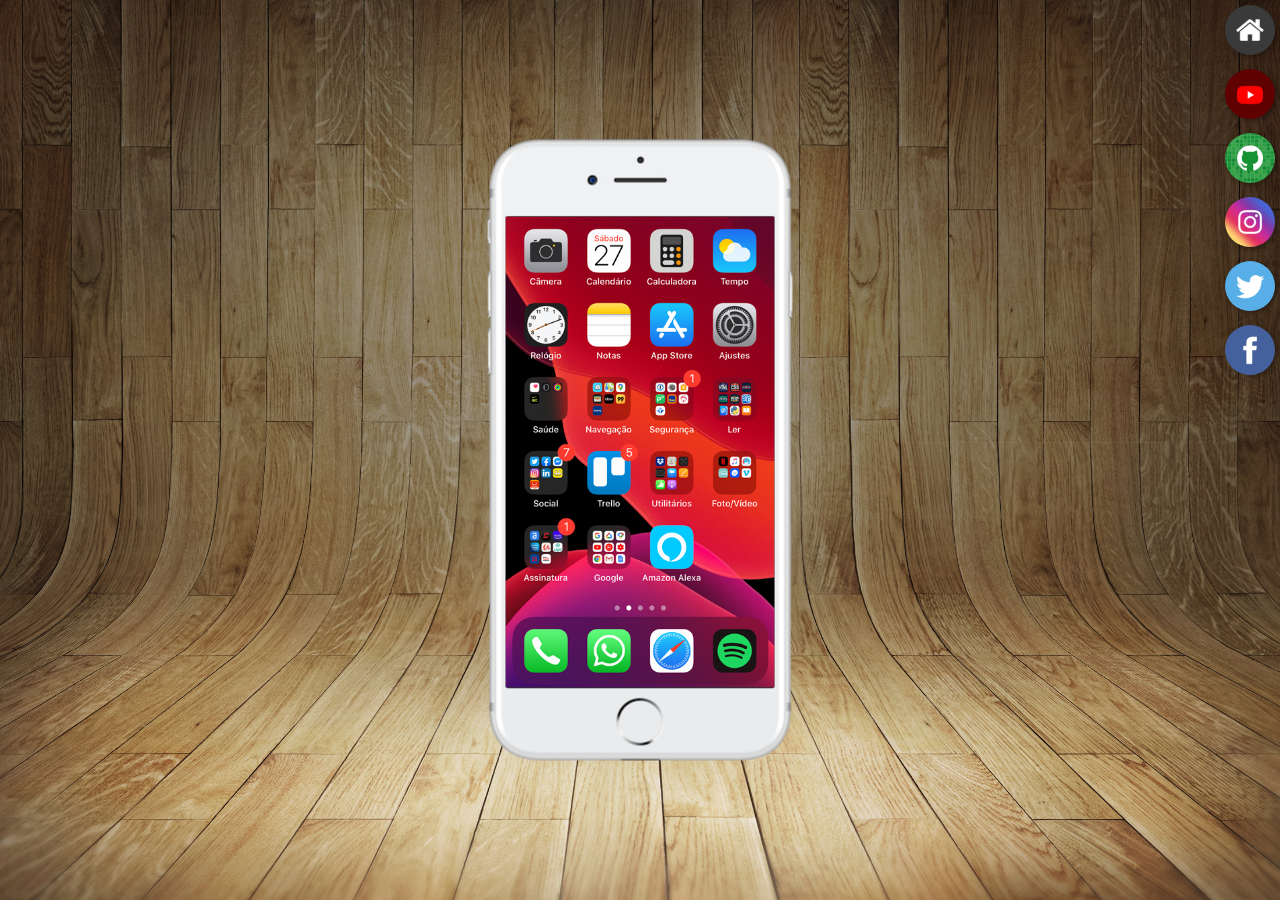
<file: index.html>
<!DOCTYPE html>
<html lang="pt-br">
<head>
    <meta charset="UTF-8">
    <meta http-equiv="X-UA-Compatible" content="IE=edge">
    <meta name="viewport" content="width=device-width, initial-scale=1.0">
    <link rel="shortcut icon" href="favicon.ico" type="image/x-icon">
    <link rel="stylesheet" href="estilos/style.css">
    <title>Projeto Redes Sociais</title>
    
</head>
<body>
    <main>
        <section id="telefone">
            <iframe src="home.html" name="tela" id="tela" frameborder="0">
                Seu navegador não é compatível com o conteúdo. 
            </iframe>
        </section>
        <section id="redes-sociais">
            <a href="home.html" target="tela"><img src="imagens/logo-home.jpg" alt="Home"></a><br>
            <a href="youtube.html" target="tela"><img src="imagens/logo-youtube.jpg" alt="Youtube"></a><br>
            <a href="github.html" target="tela"><img src="imagens/logo-github.jpg" alt="Github"></a><br>
            <a href="instagram.html" target="tela"><img src="imagens/logo-instagram.jpg" alt="Instagram"></a><br>
            <a href="twitter.html" target="tela"><img src="imagens/logo-twitter.jpg" alt="Twitter"></a><br>
            <a href="facebook.html" target="tela"><img src="imagens/logo-facebook.jpg" alt="Facebook"></a>
        </section>
    </main>
</body>
</html>
</file>
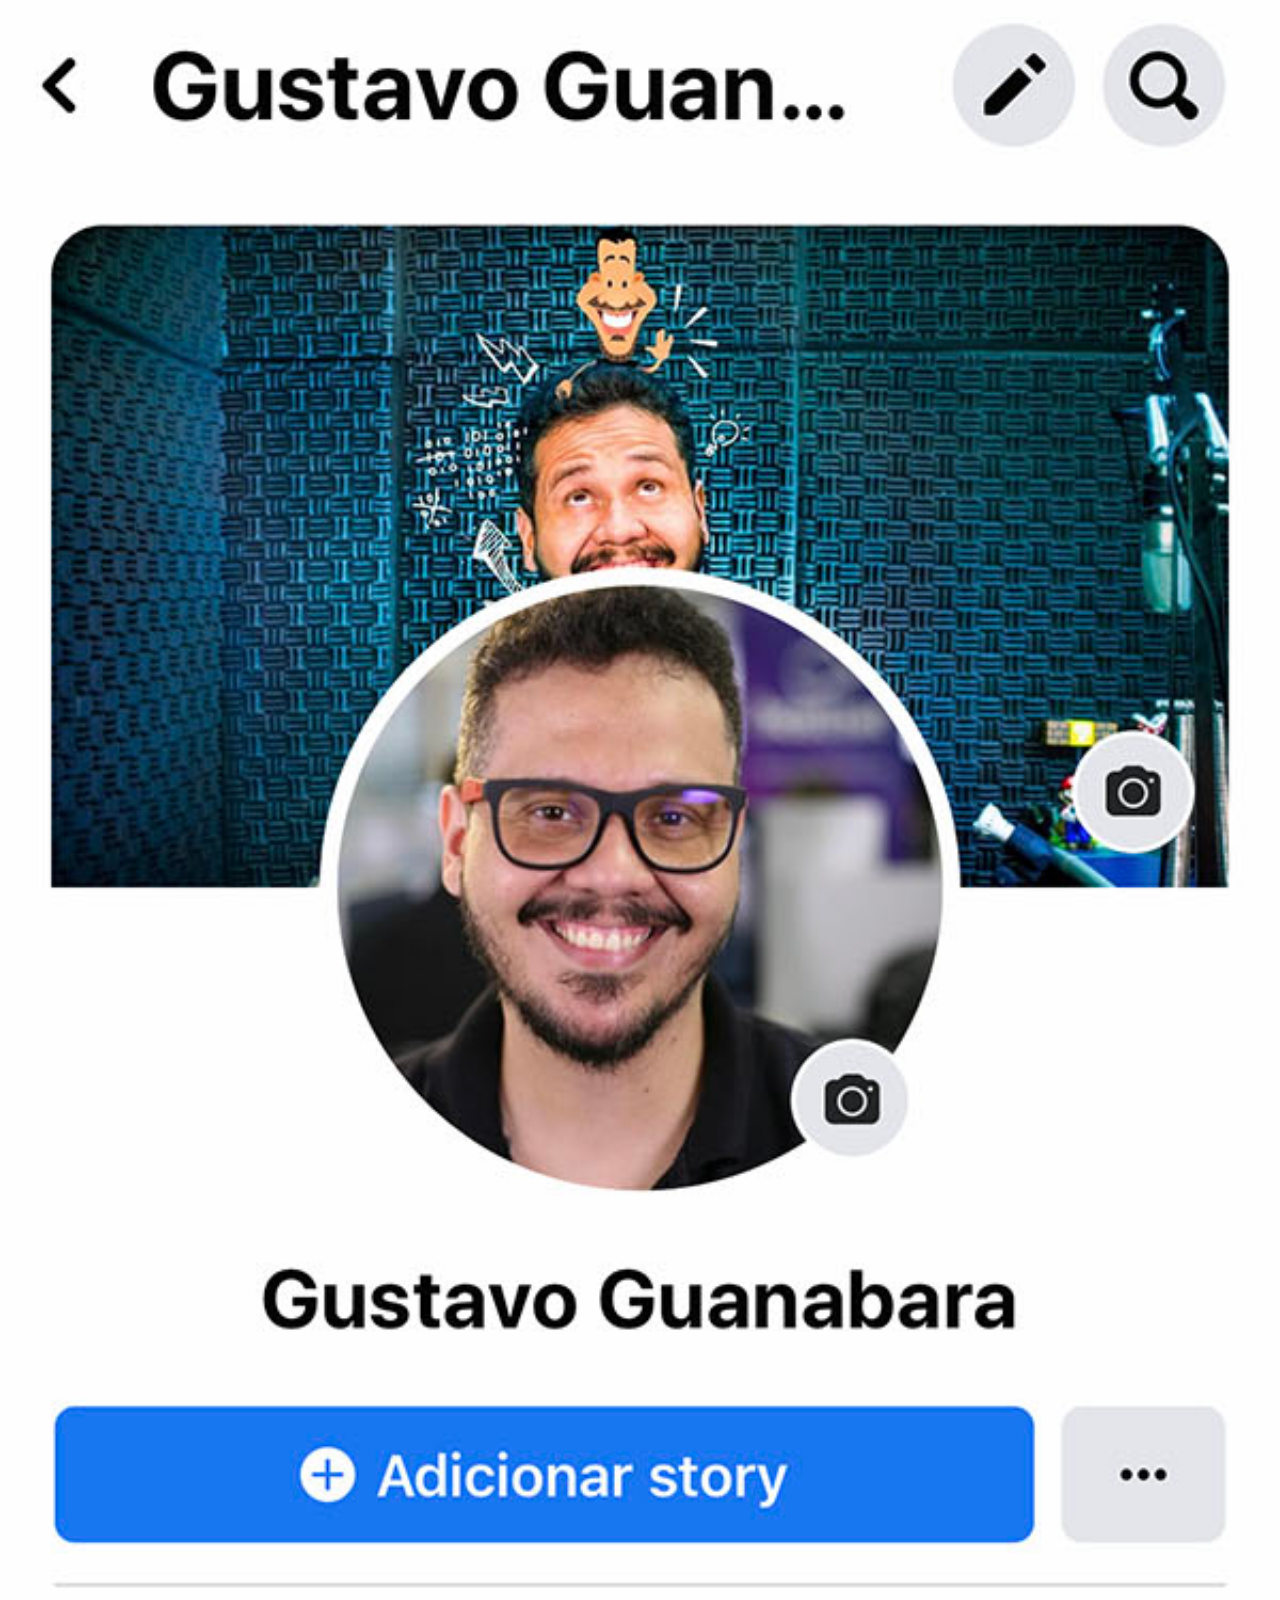
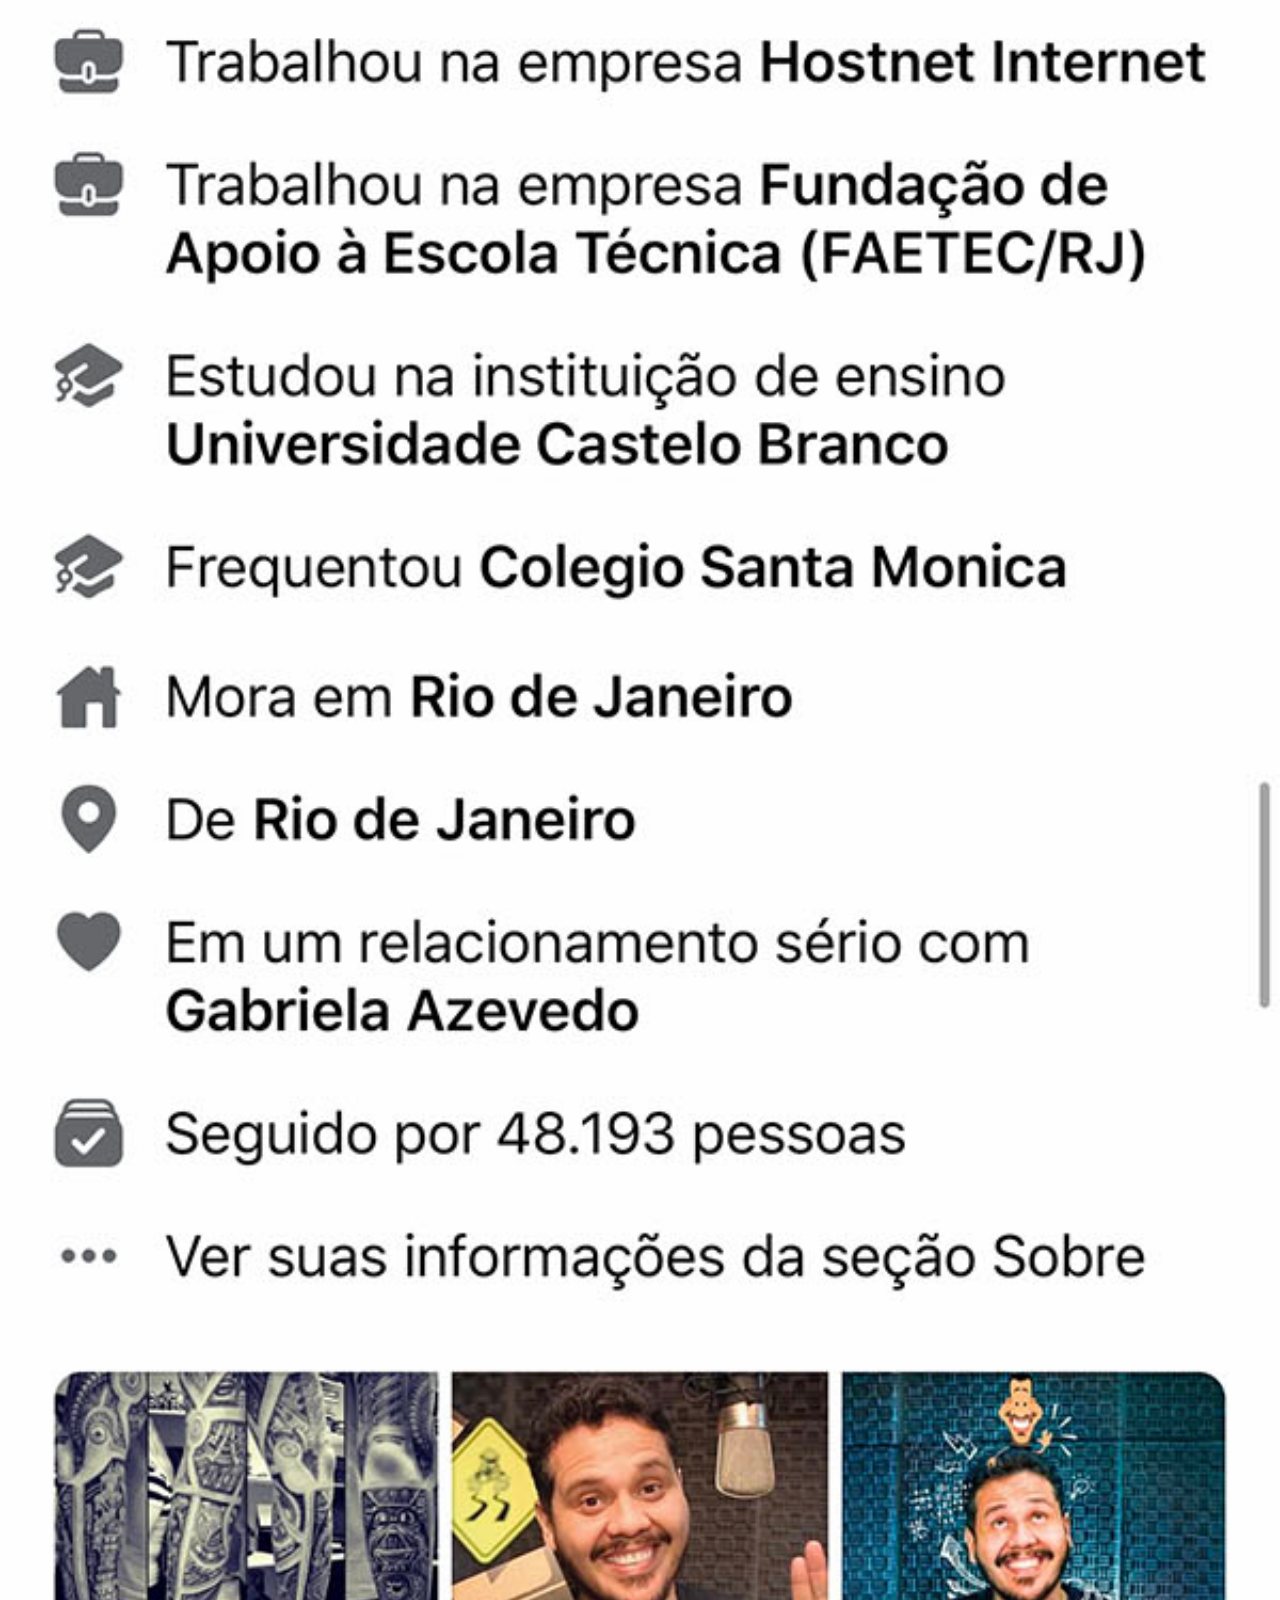
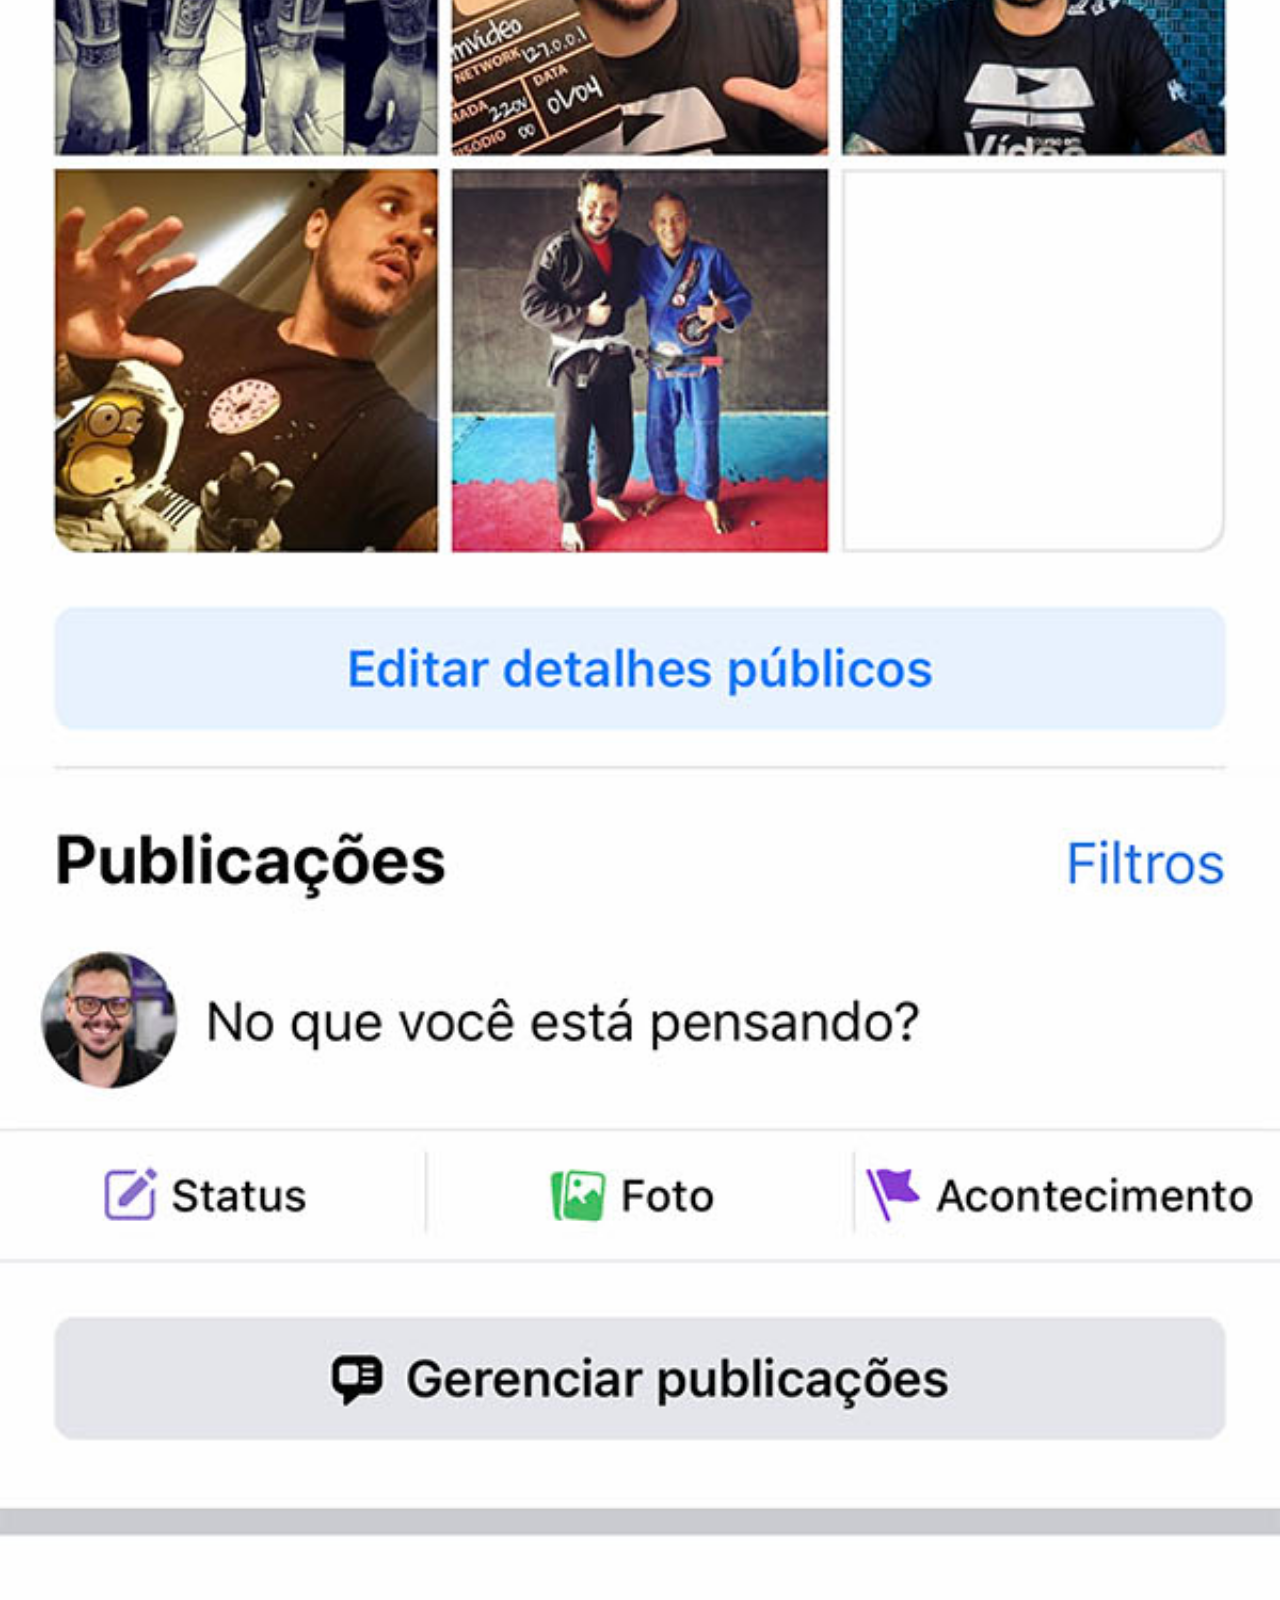
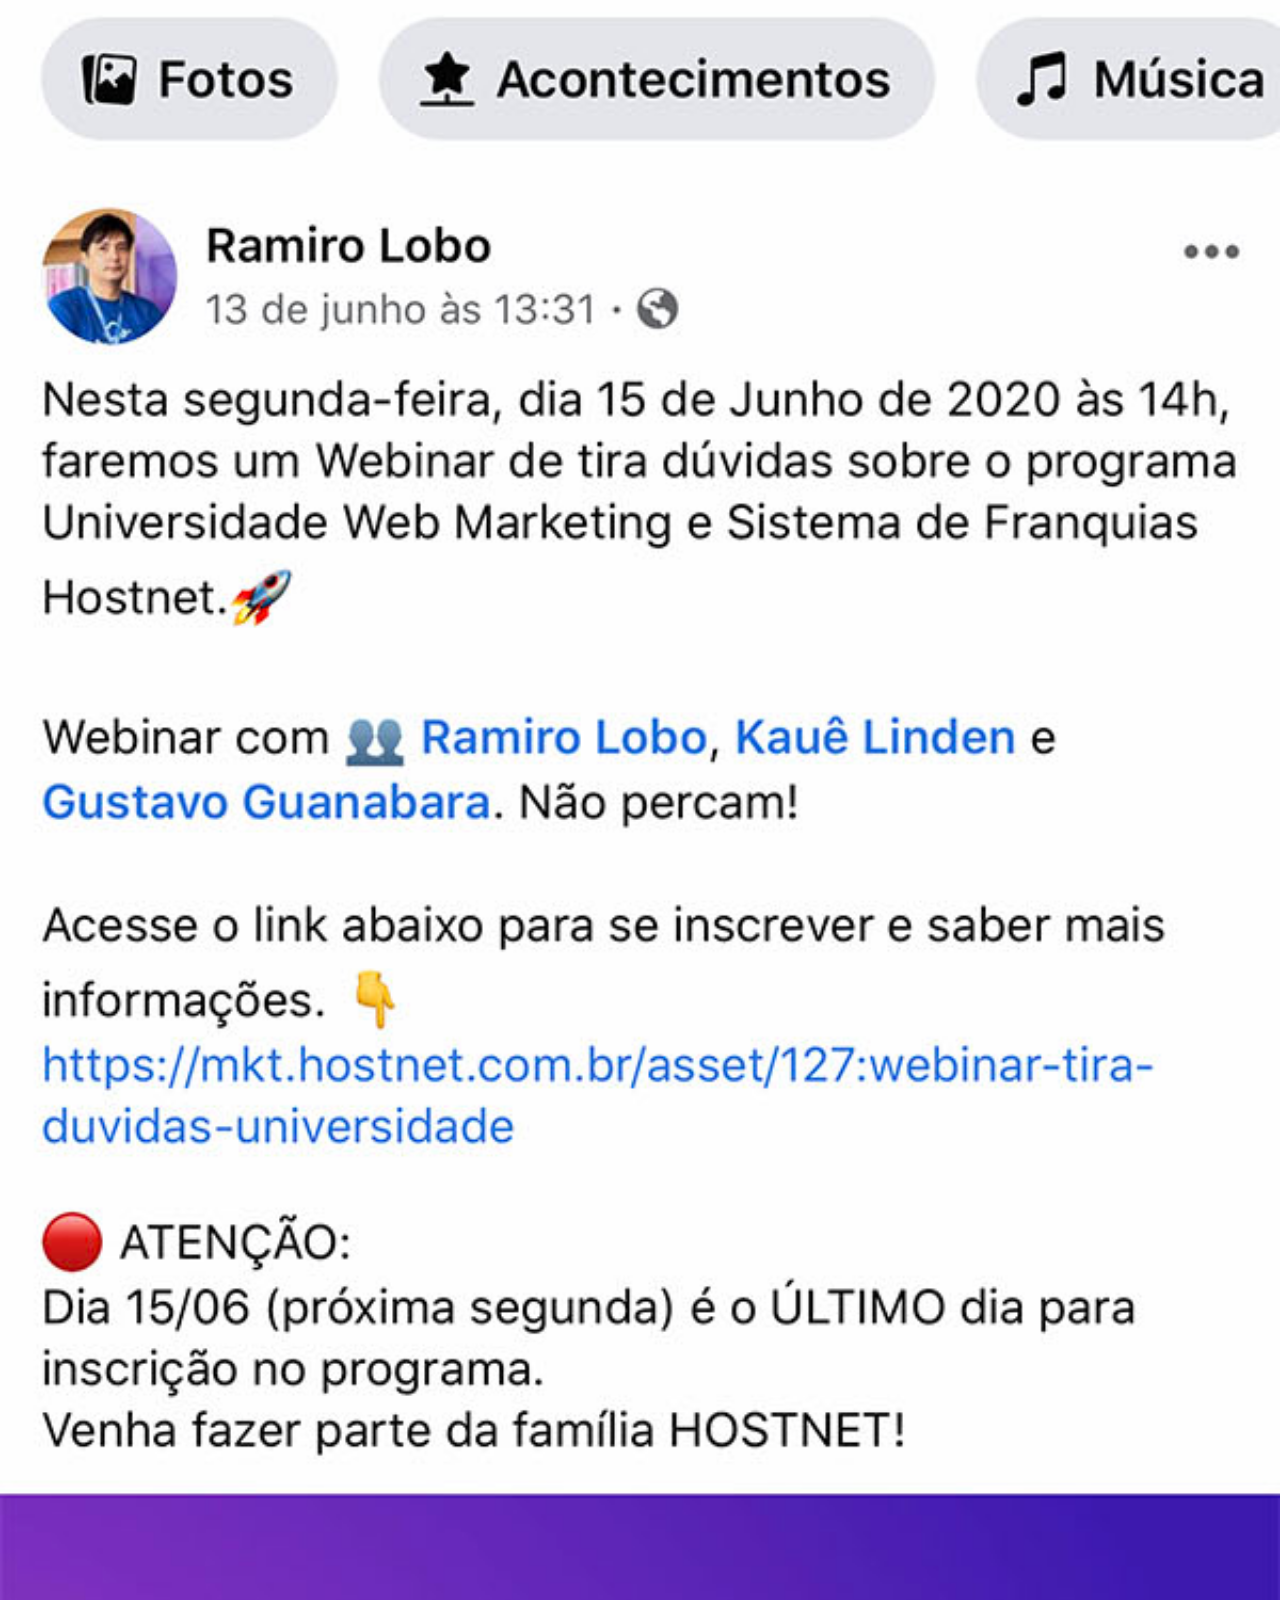
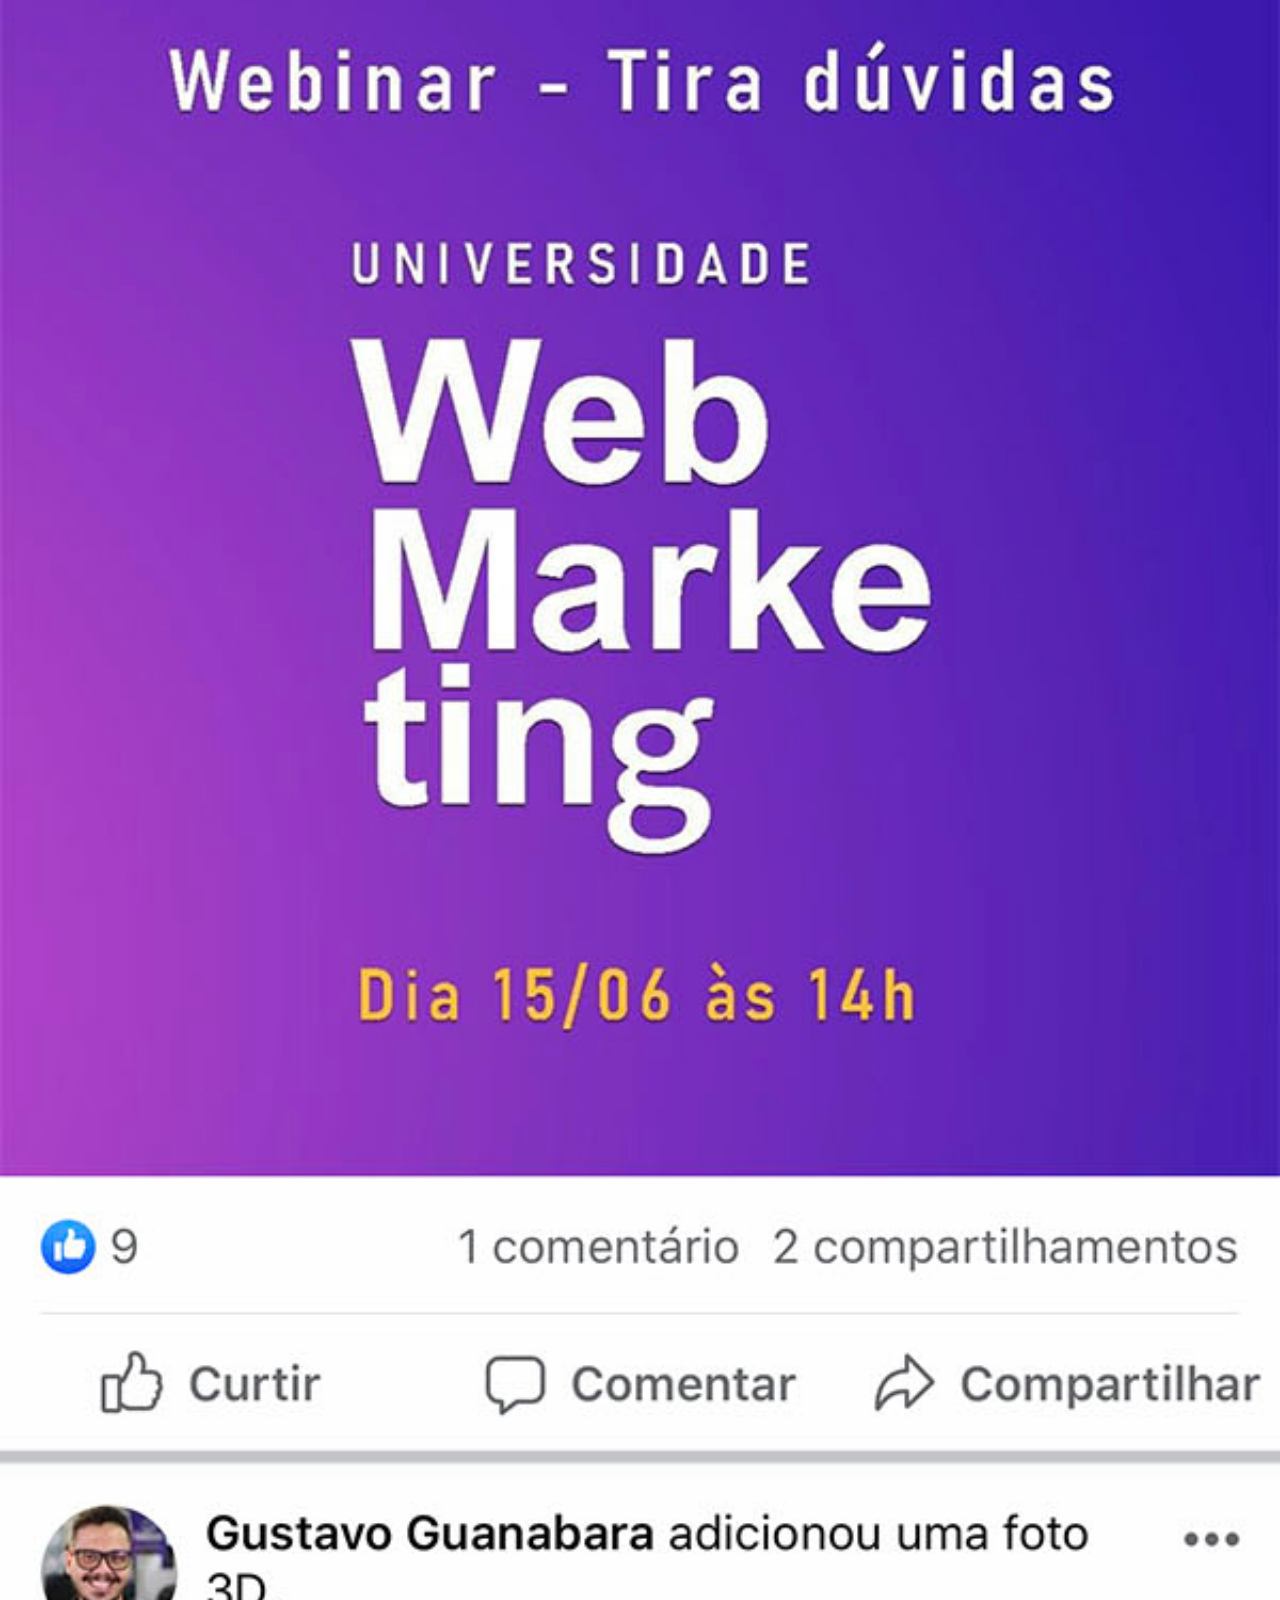
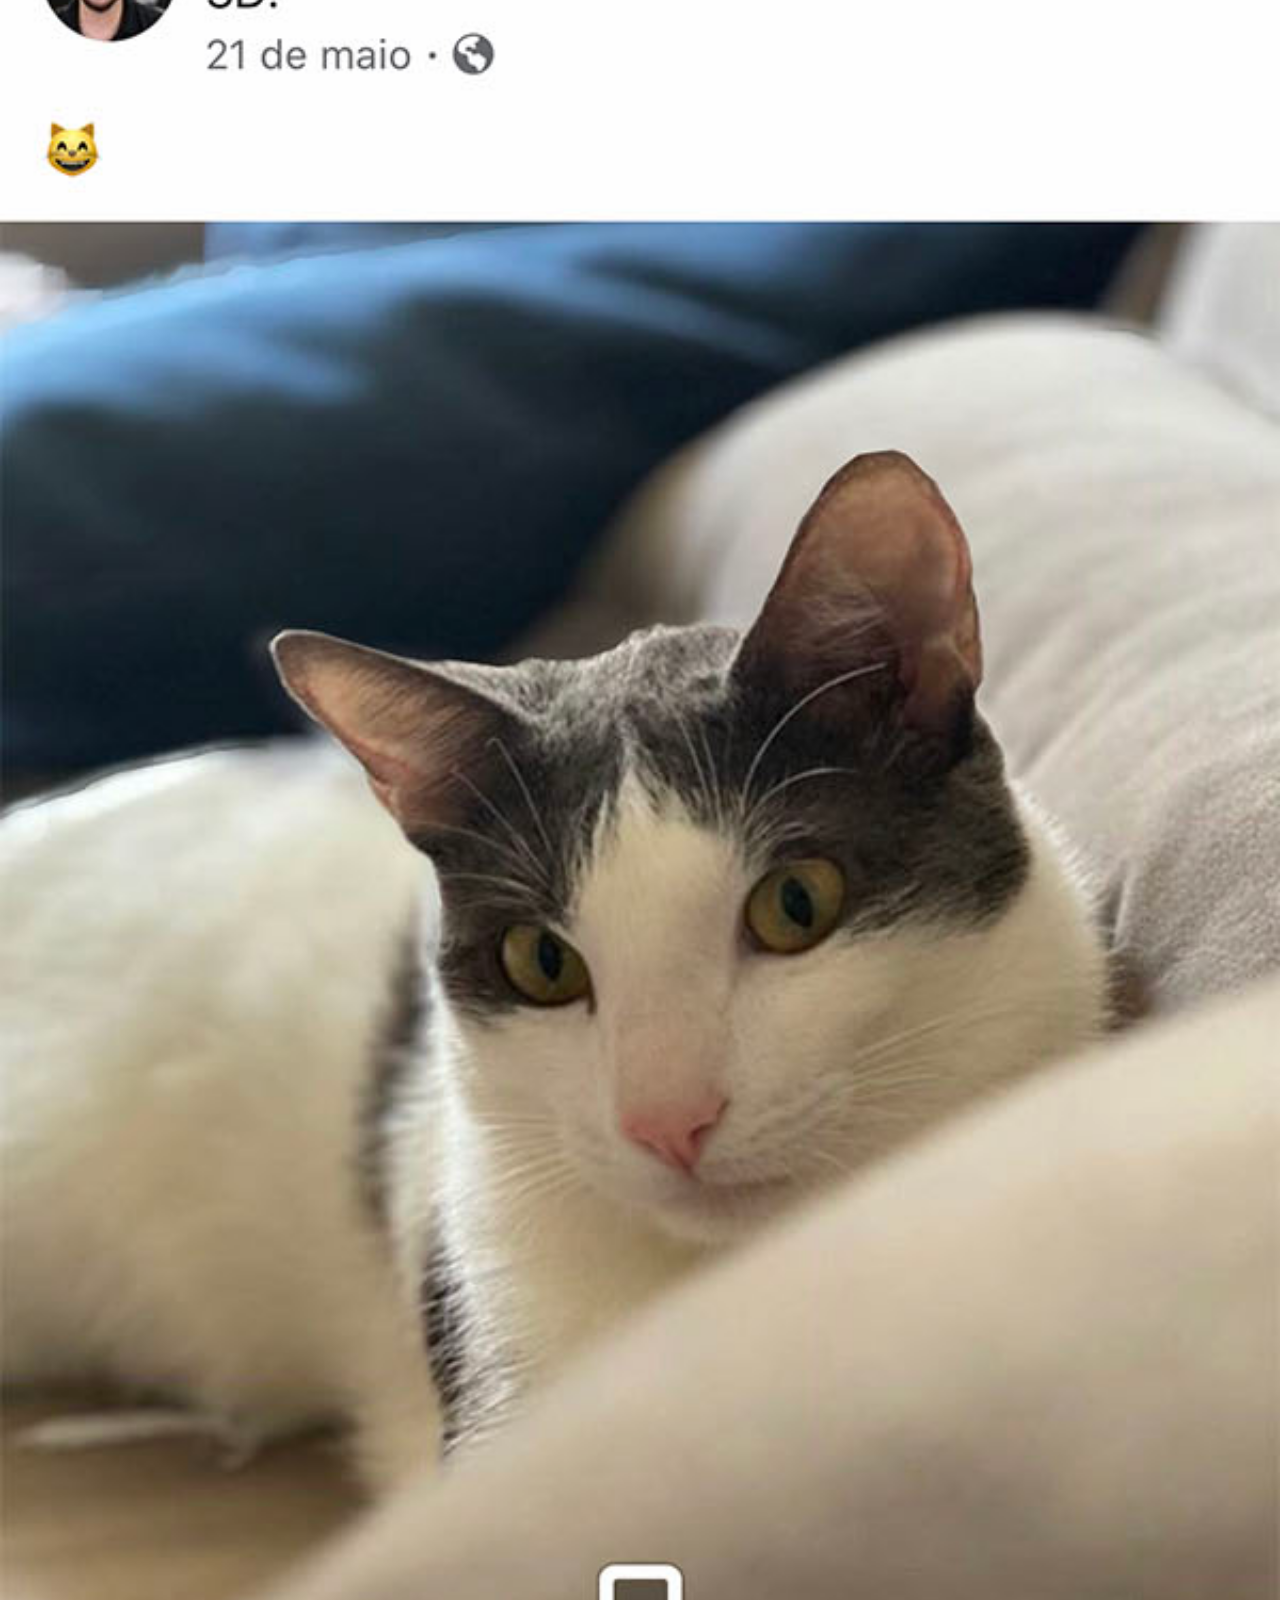
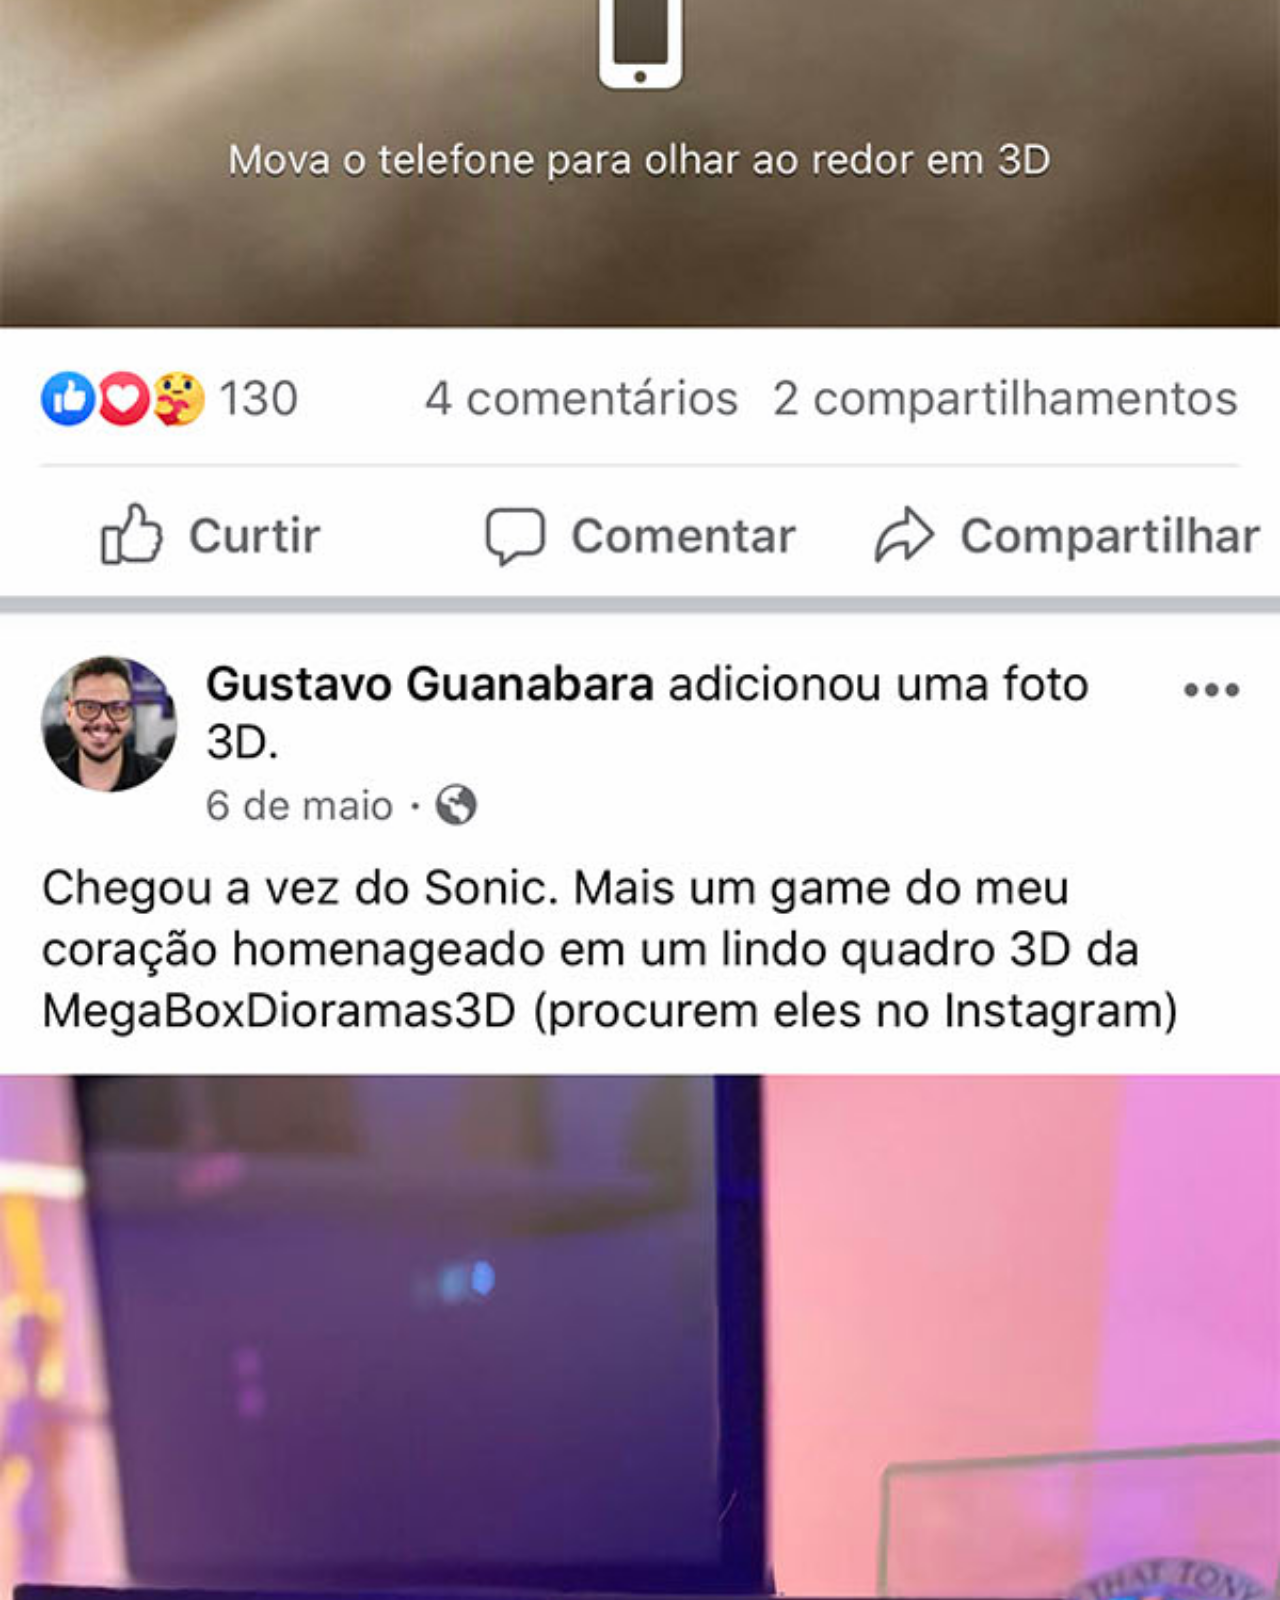
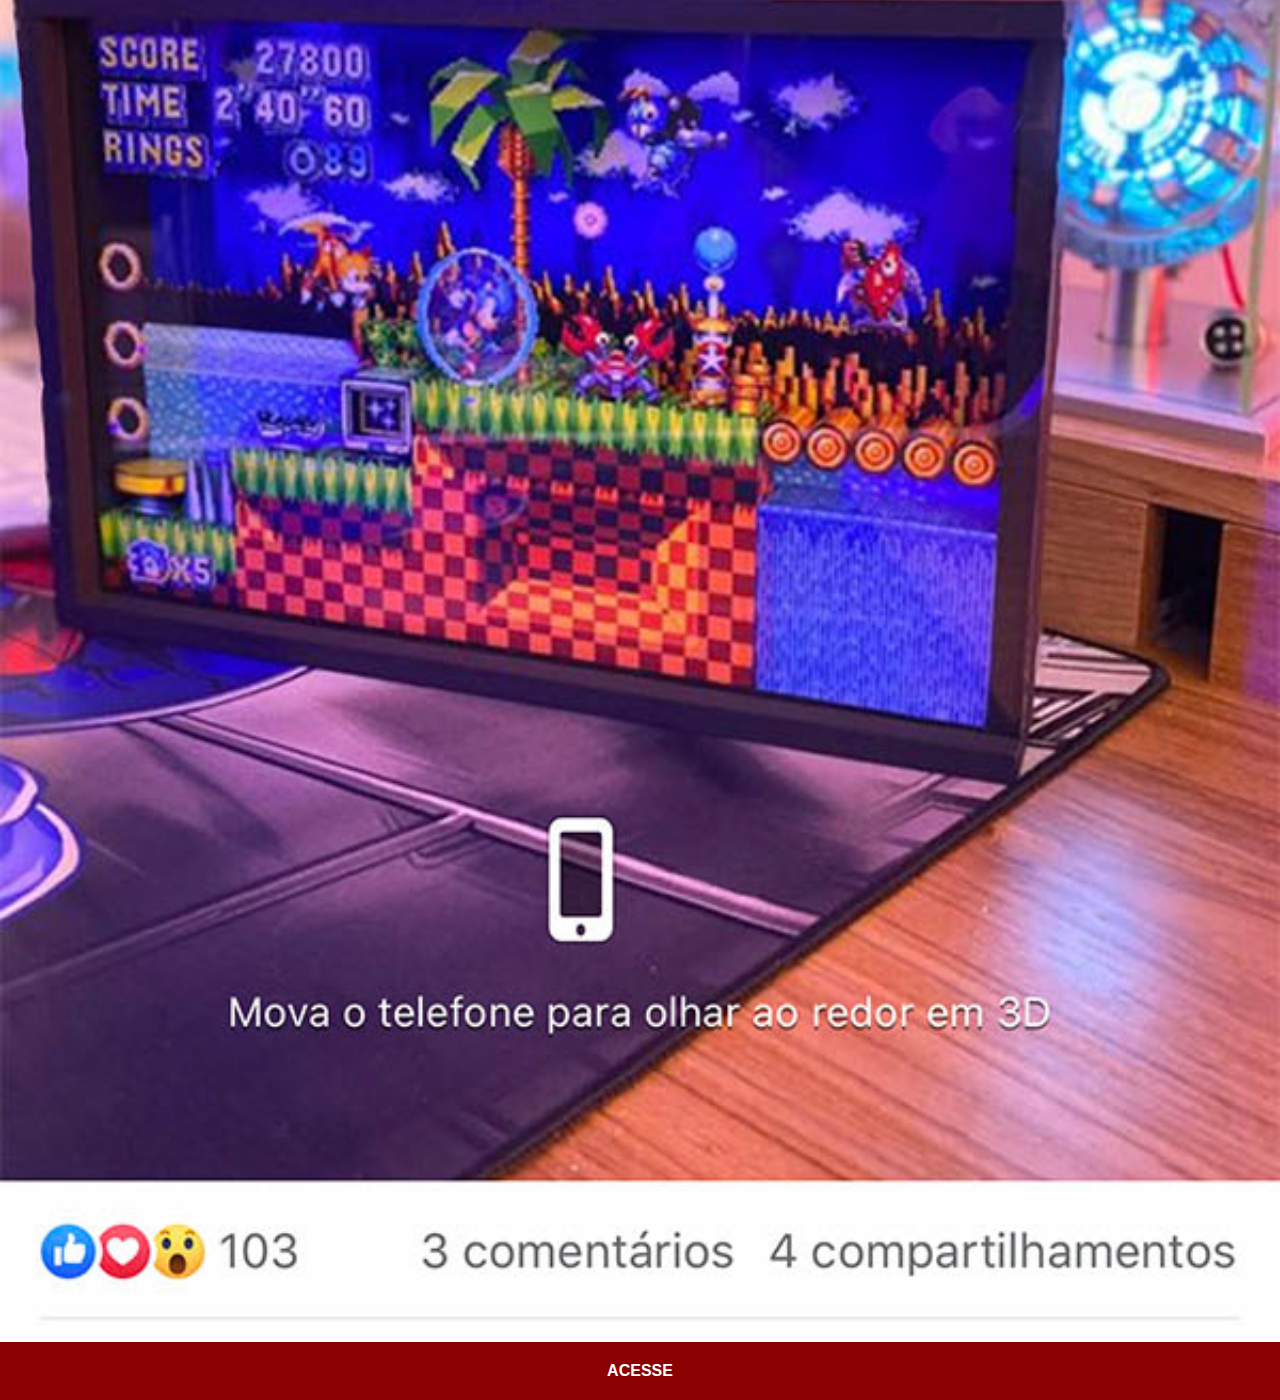
<file: facebook.html>
<!DOCTYPE html>
<html lang="pt-br">
<head>
    <meta charset="UTF-8">
    <meta http-equiv="X-UA-Compatible" content="IE=edge">
    <meta name="viewport" content="width=device-width, initial-scale=1.0">
    <title>Facebook</title>
    <link rel="stylesheet" href="estilos/social.css">
</head>
<body>
    <img src="imagens/tela-facebook.jpg" alt="Facebook">
    <a href="https://www.facebook.com/gustavoguanabara/?locale=pt_BR">ACESSE</a>
</body>
</html>
</file>
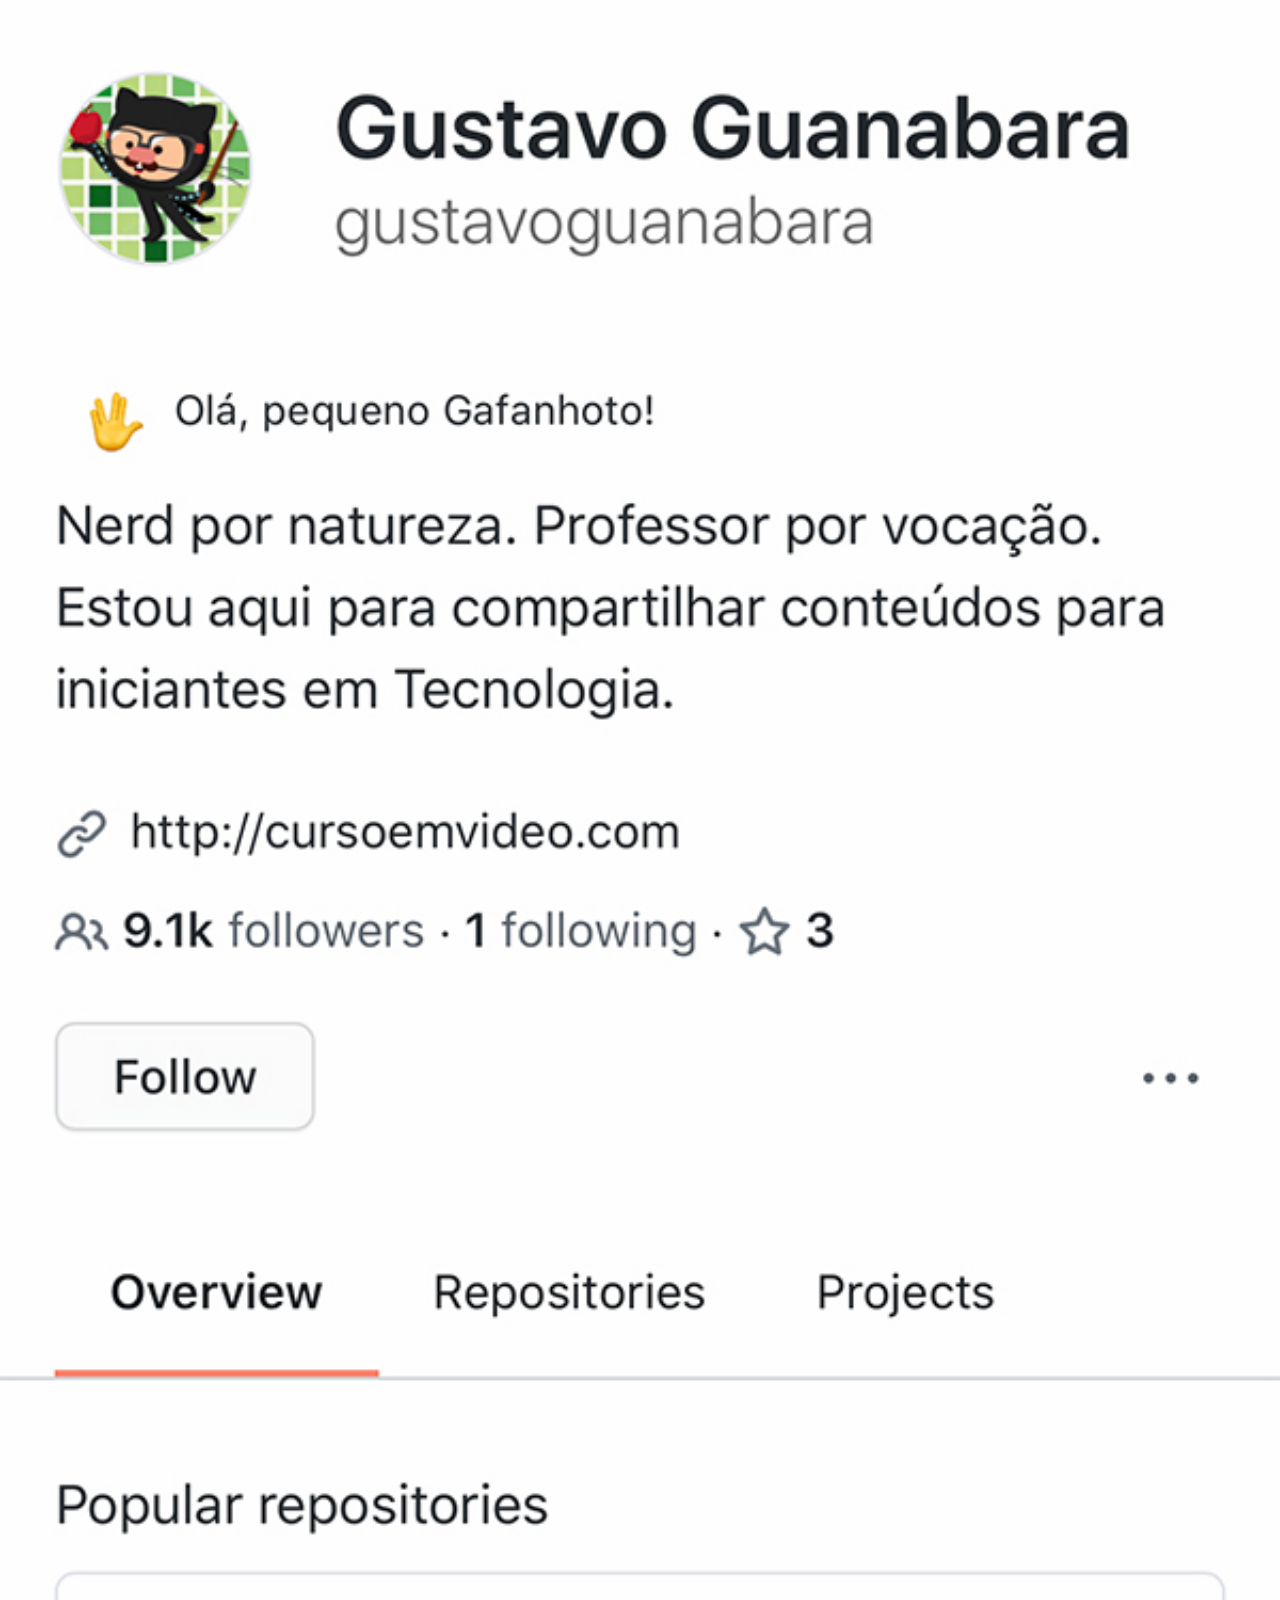
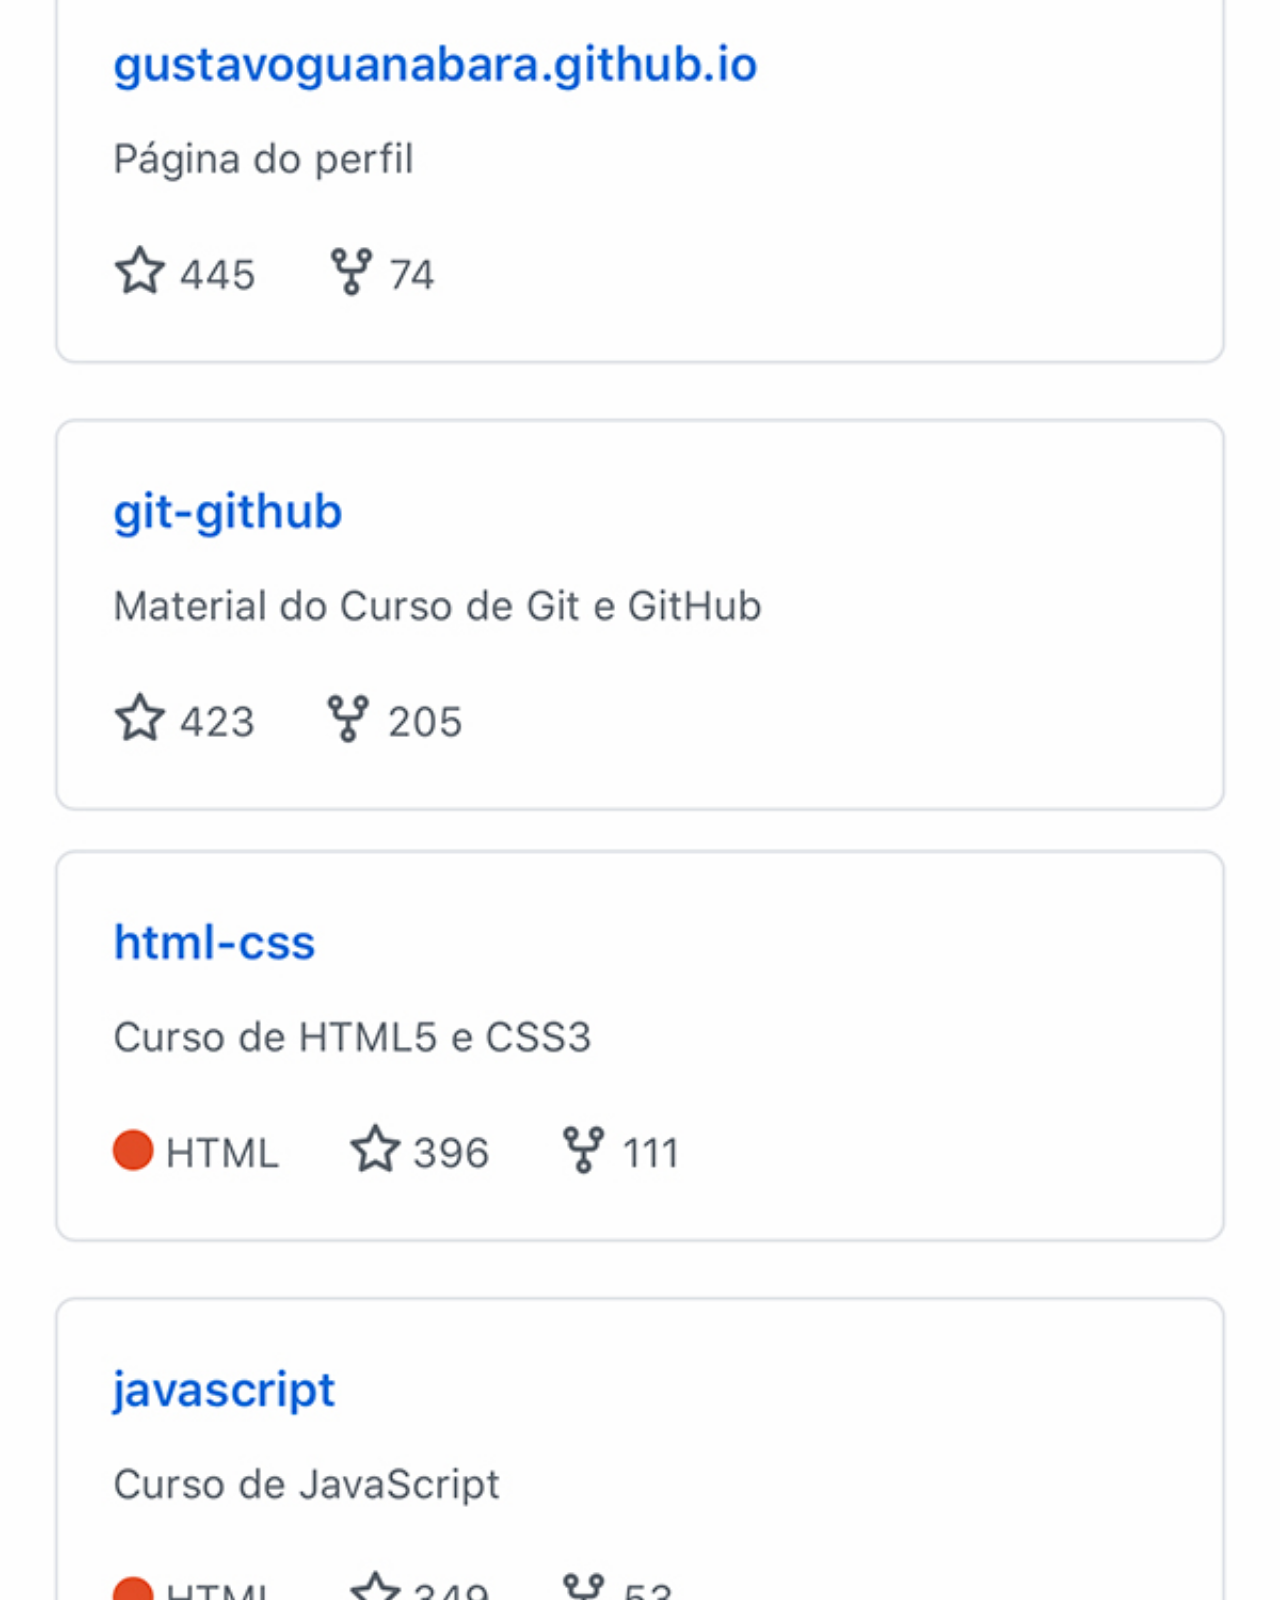
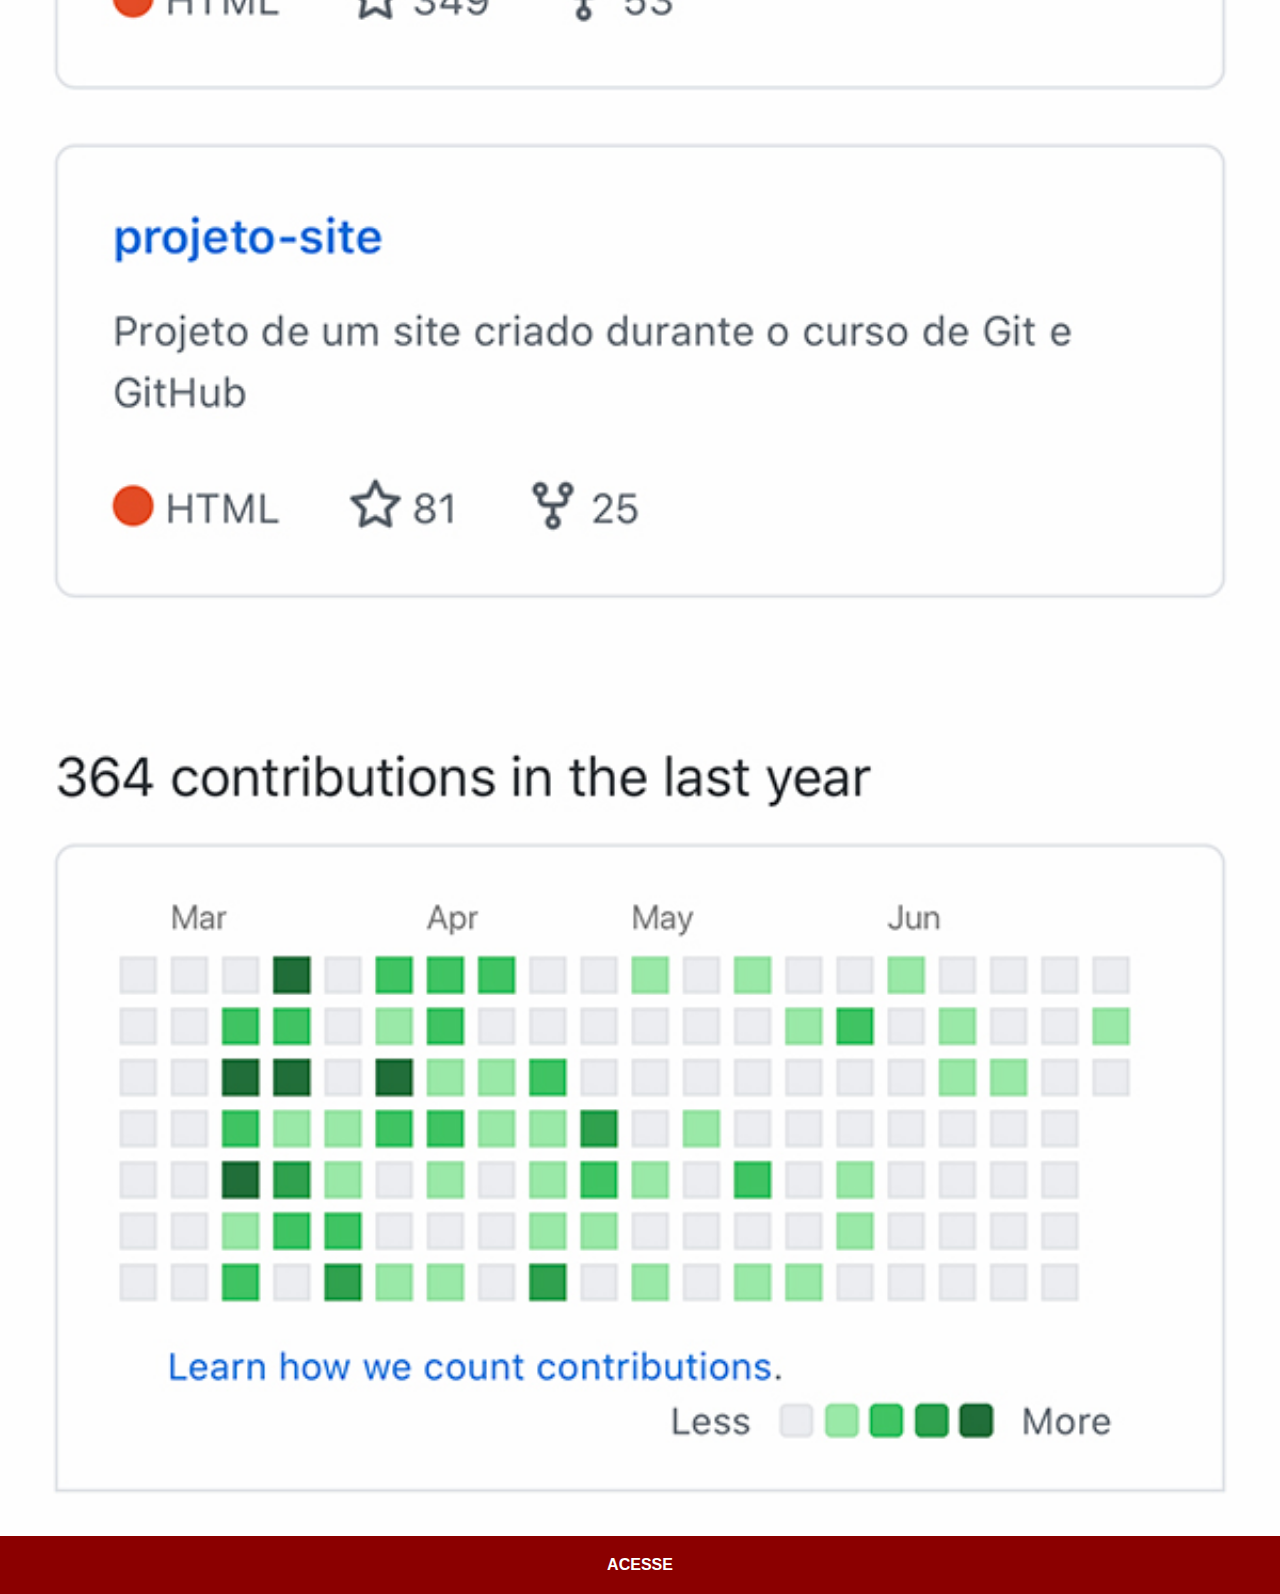
<file: github.html>
<!DOCTYPE html>
<html lang="pt-br">
<head>
    <meta charset="UTF-8">
    <meta http-equiv="X-UA-Compatible" content="IE=edge">
    <meta name="viewport" content="width=device-width, initial-scale=1.0">
    <title>GitHub</title>
    <link rel="stylesheet" href="estilos/social.css">
</head>
<body>
    <img src="imagens/tela-github.jpg" alt="GitHub">
    <a href="https://github.com/gustavoguanabara?tab=repositories" target="_blank">ACESSE</a>
</body>
</html>
</file>
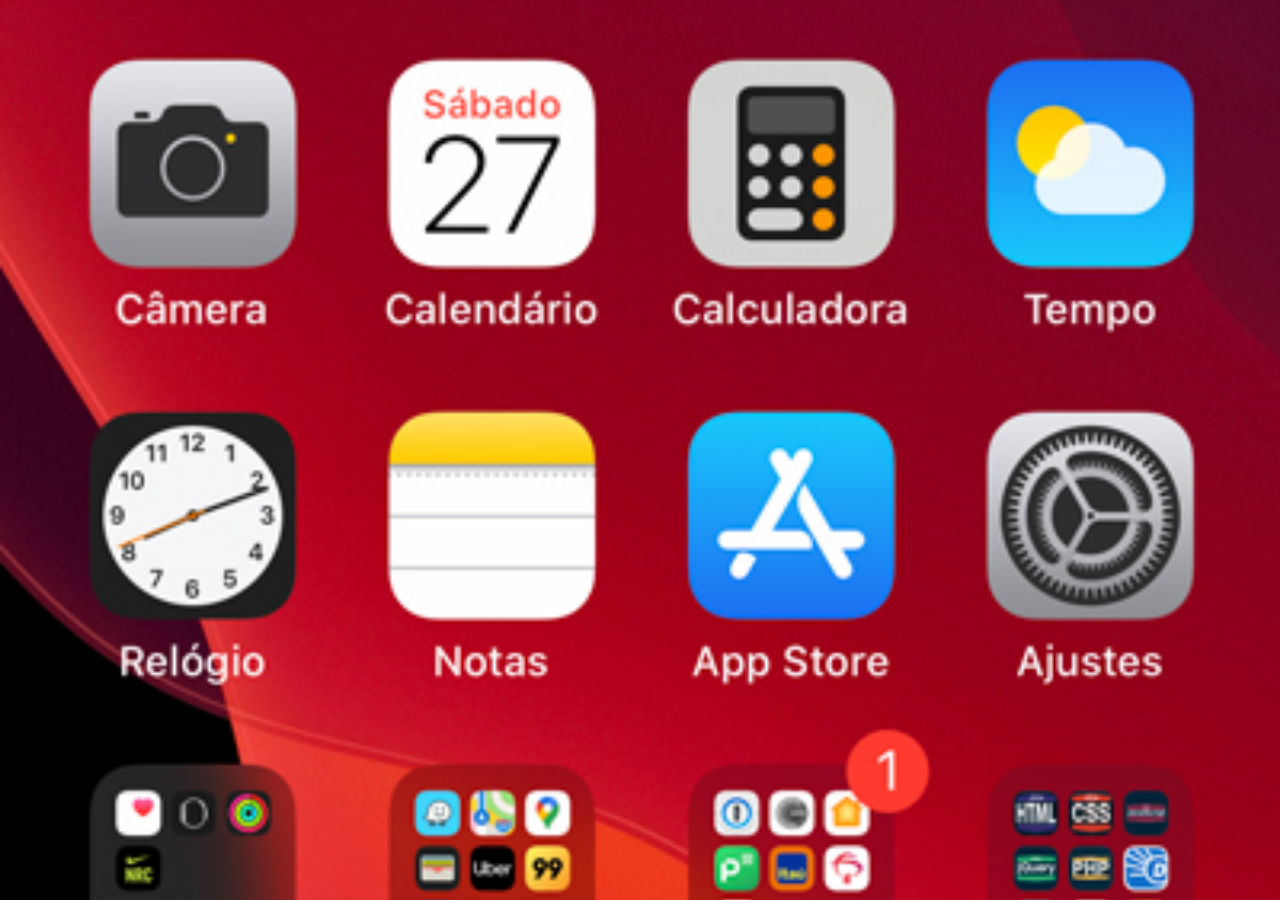
<file: home.html>
<!DOCTYPE html>
<html lang="pt-br">
<head>
    <meta charset="UTF-8">
    <meta http-equiv="X-UA-Compatible" content="IE=edge">
    <meta name="viewport" content="width=device-width, initial-scale=1.0">
    <title>Home</title>
    <style>
        * {
            margin: 0px;
            padding: 0px;
        }

        body {
            width: 100vw;
            height: 100vh;
            background: black url('imagens/tela-home.jpg') no-repeat top center;
            background-size: cover;
        }
    </style>
</head>
<body>
    
</body>
</html>
</file>
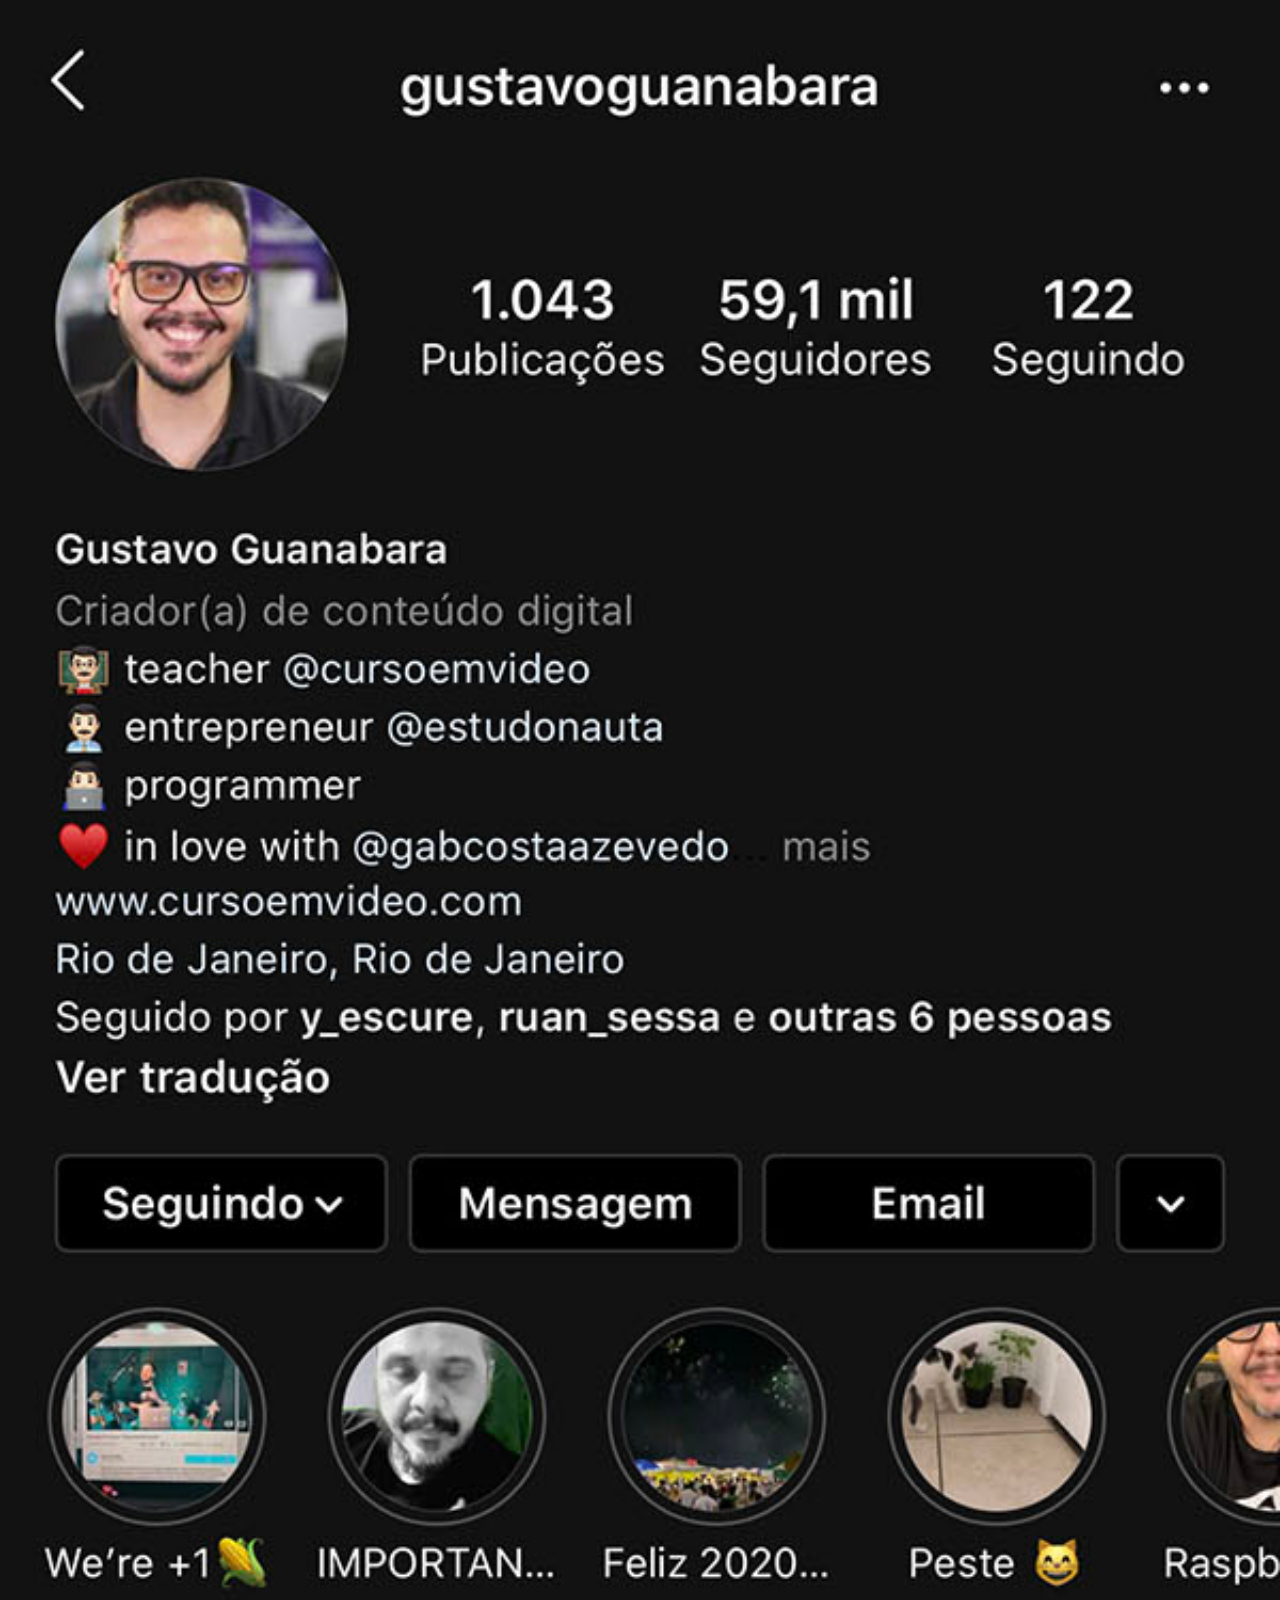
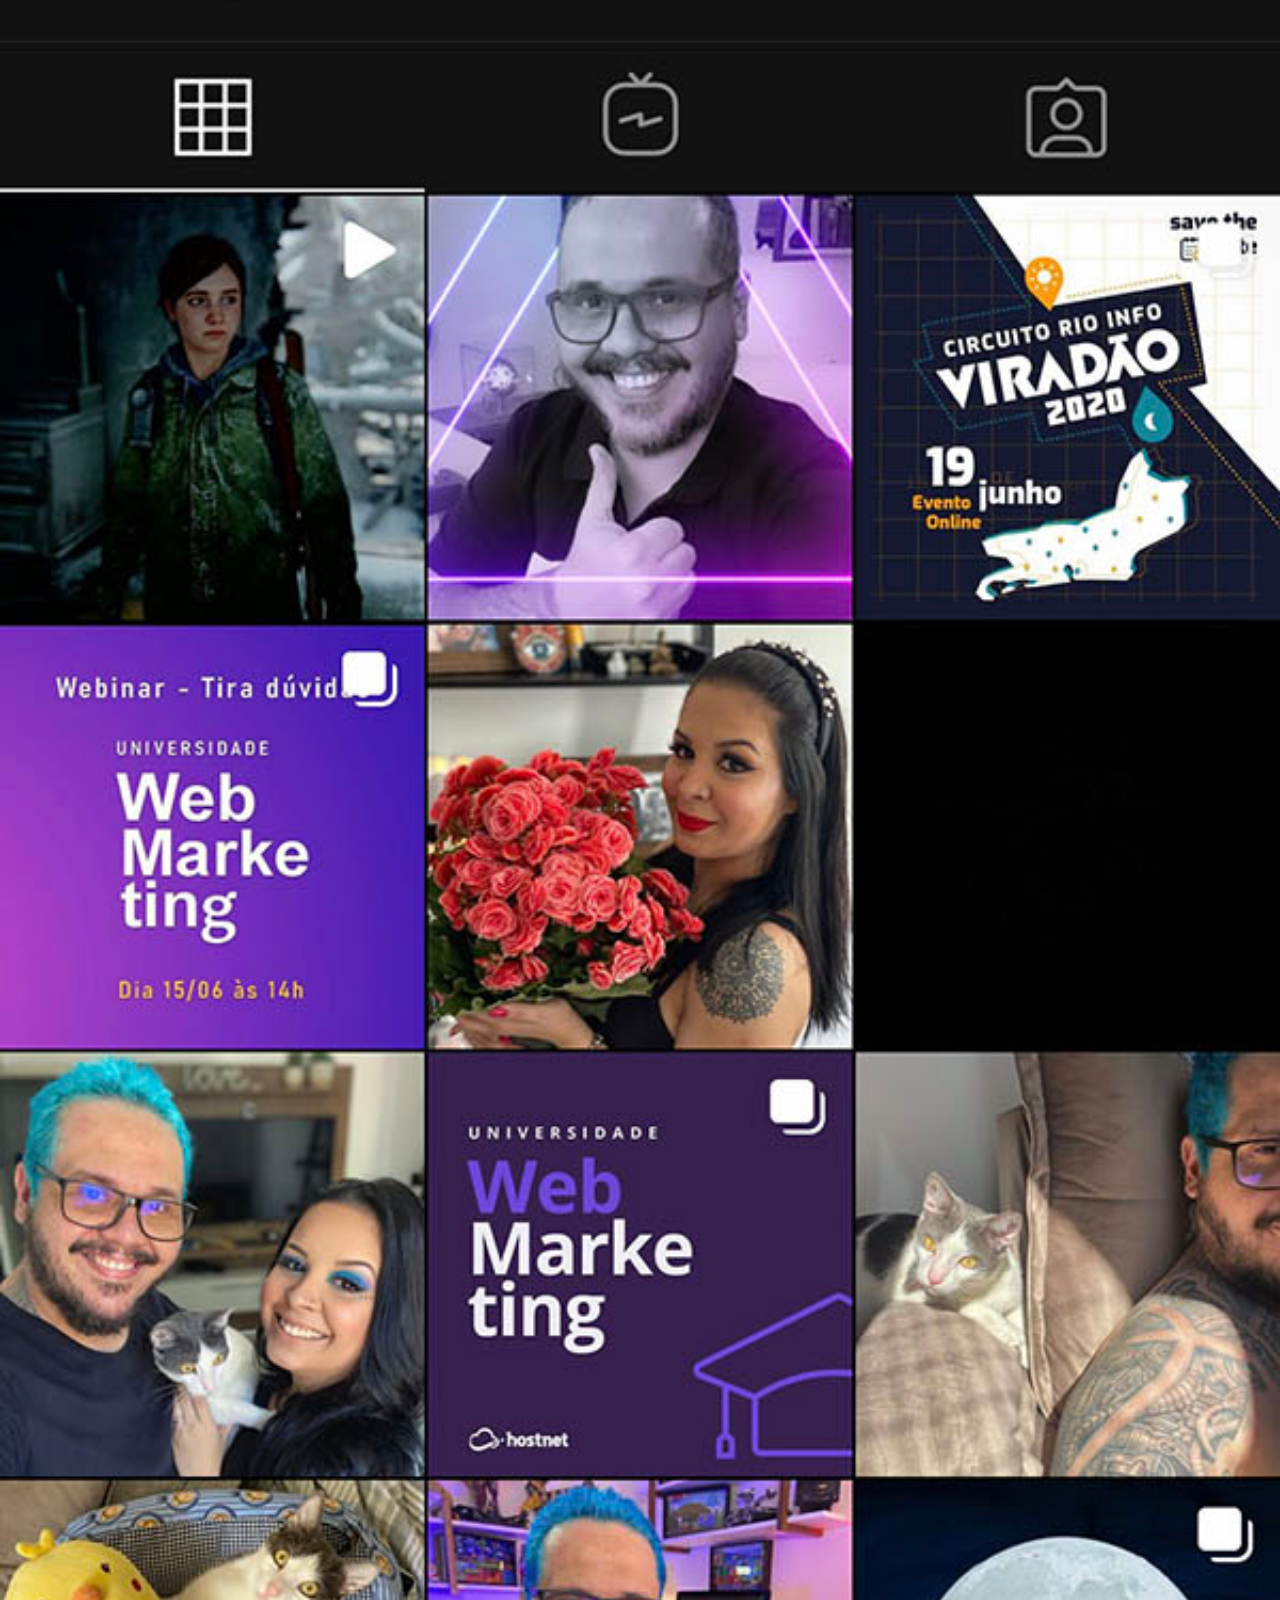
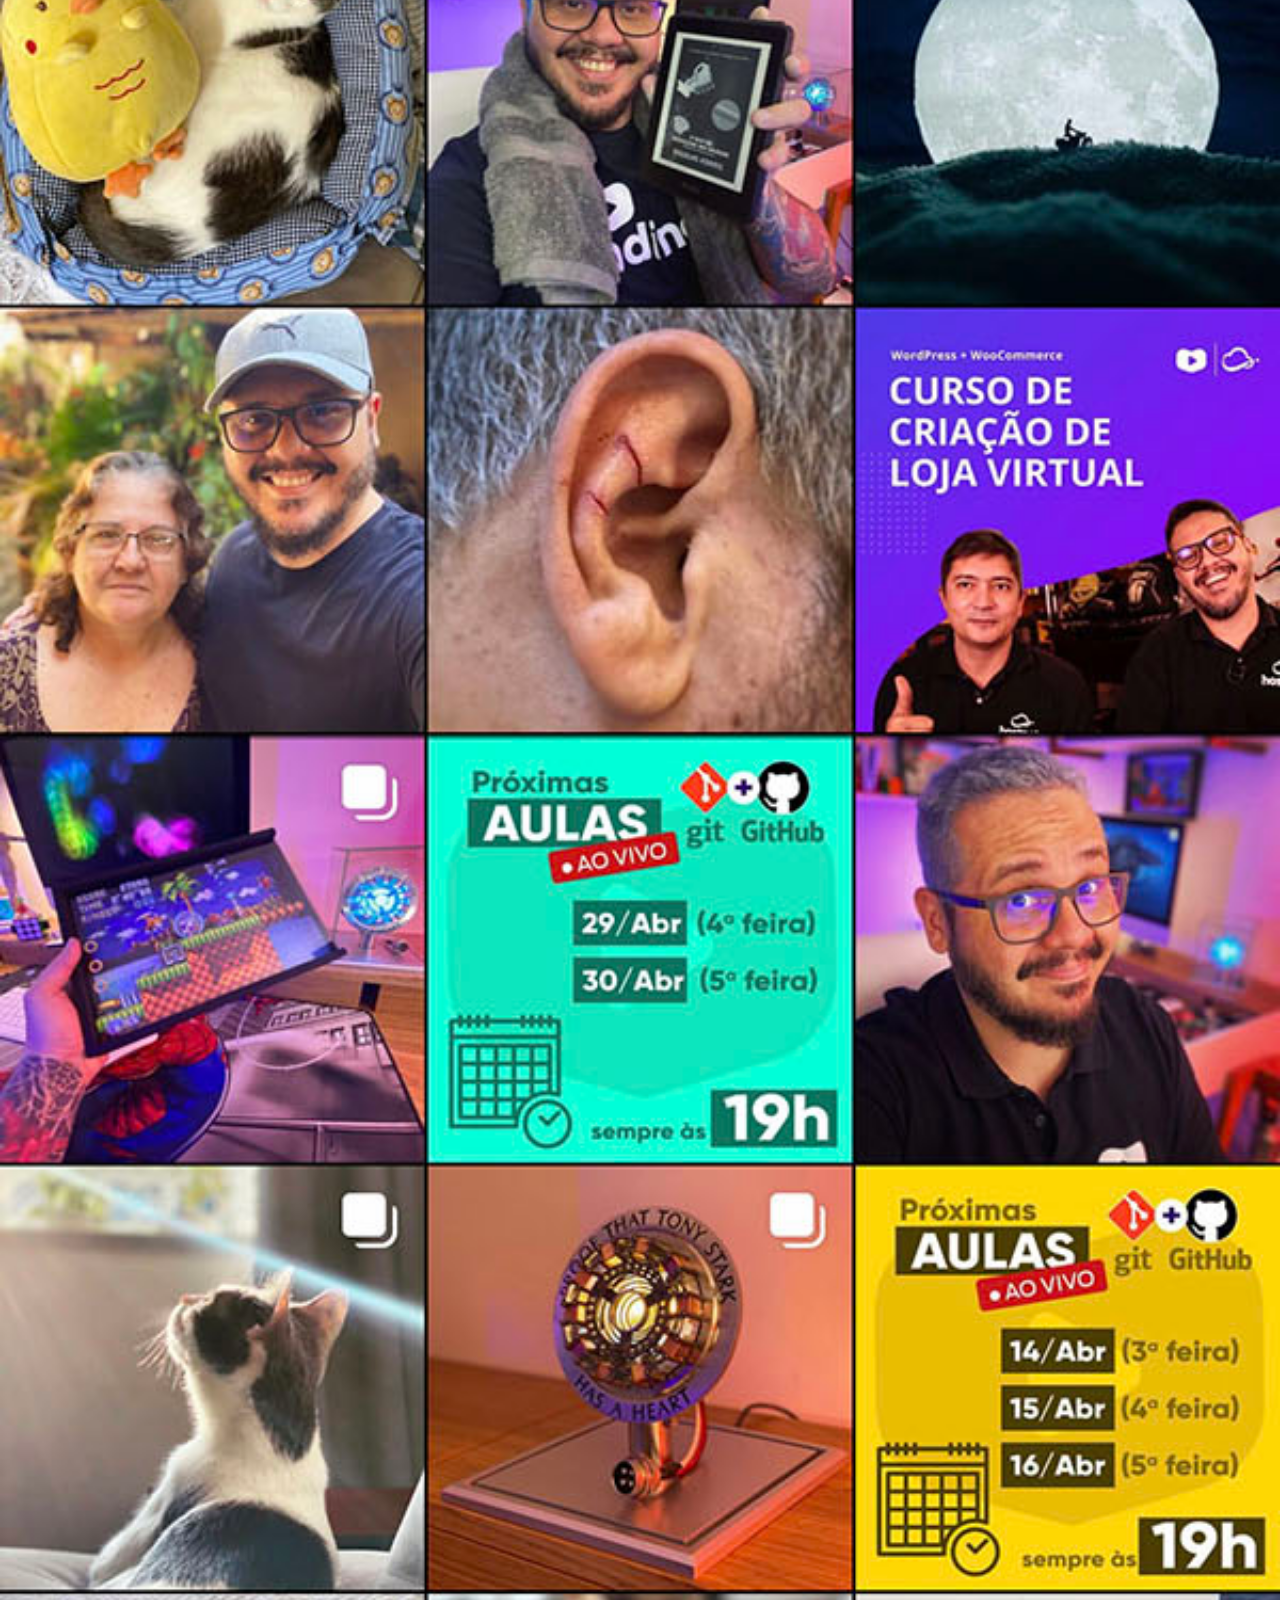
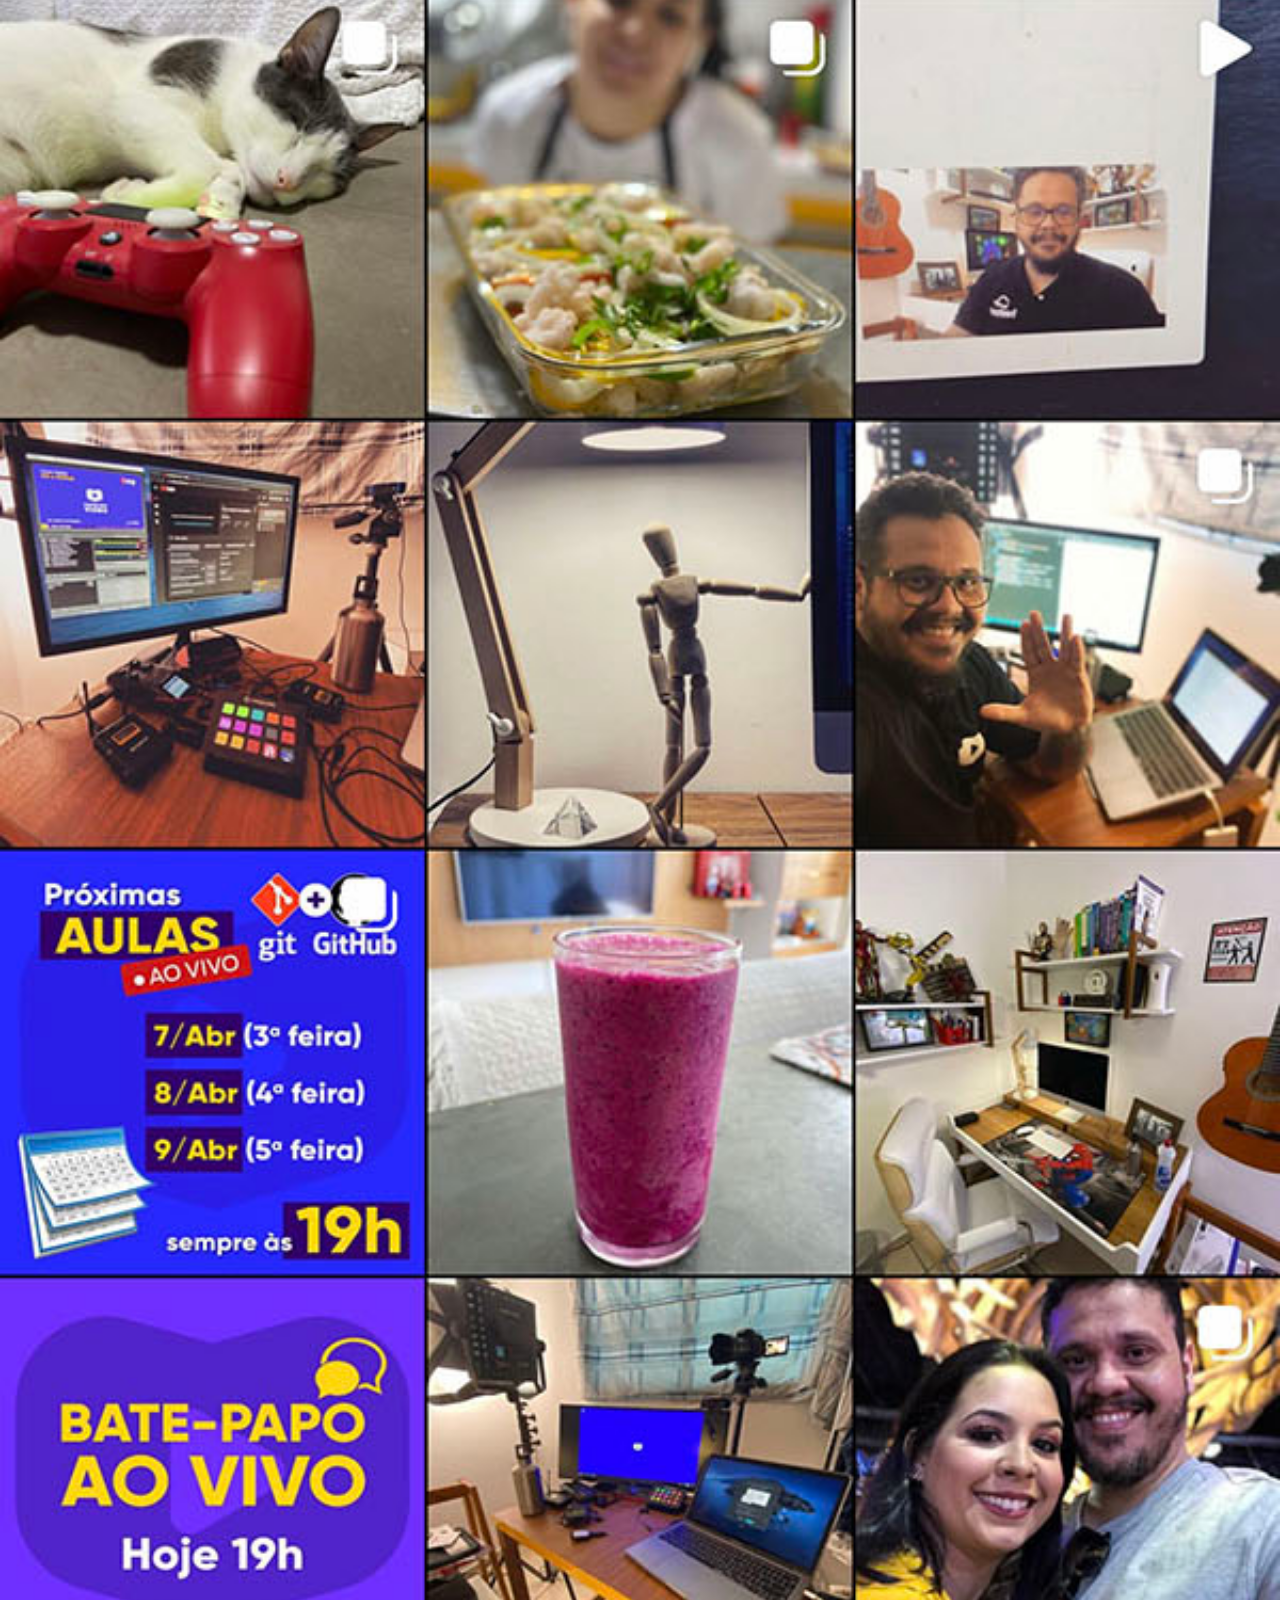
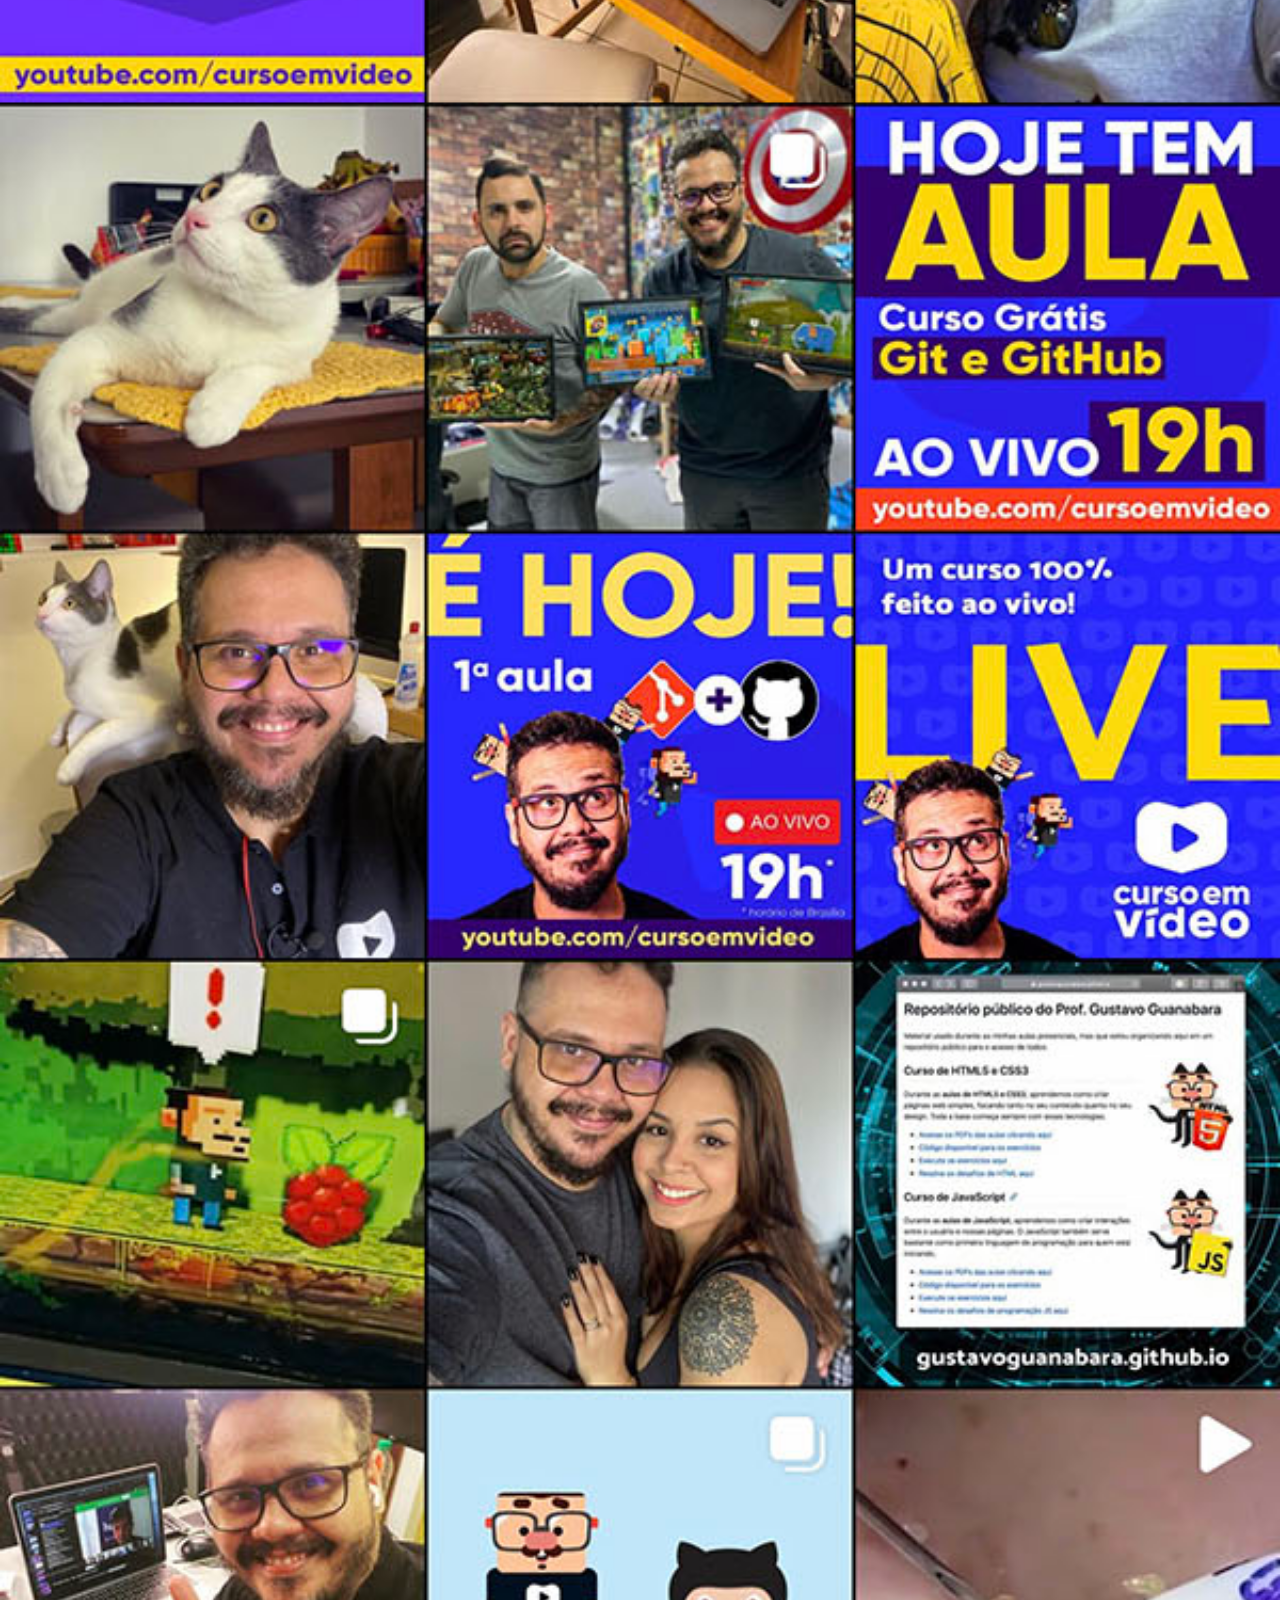
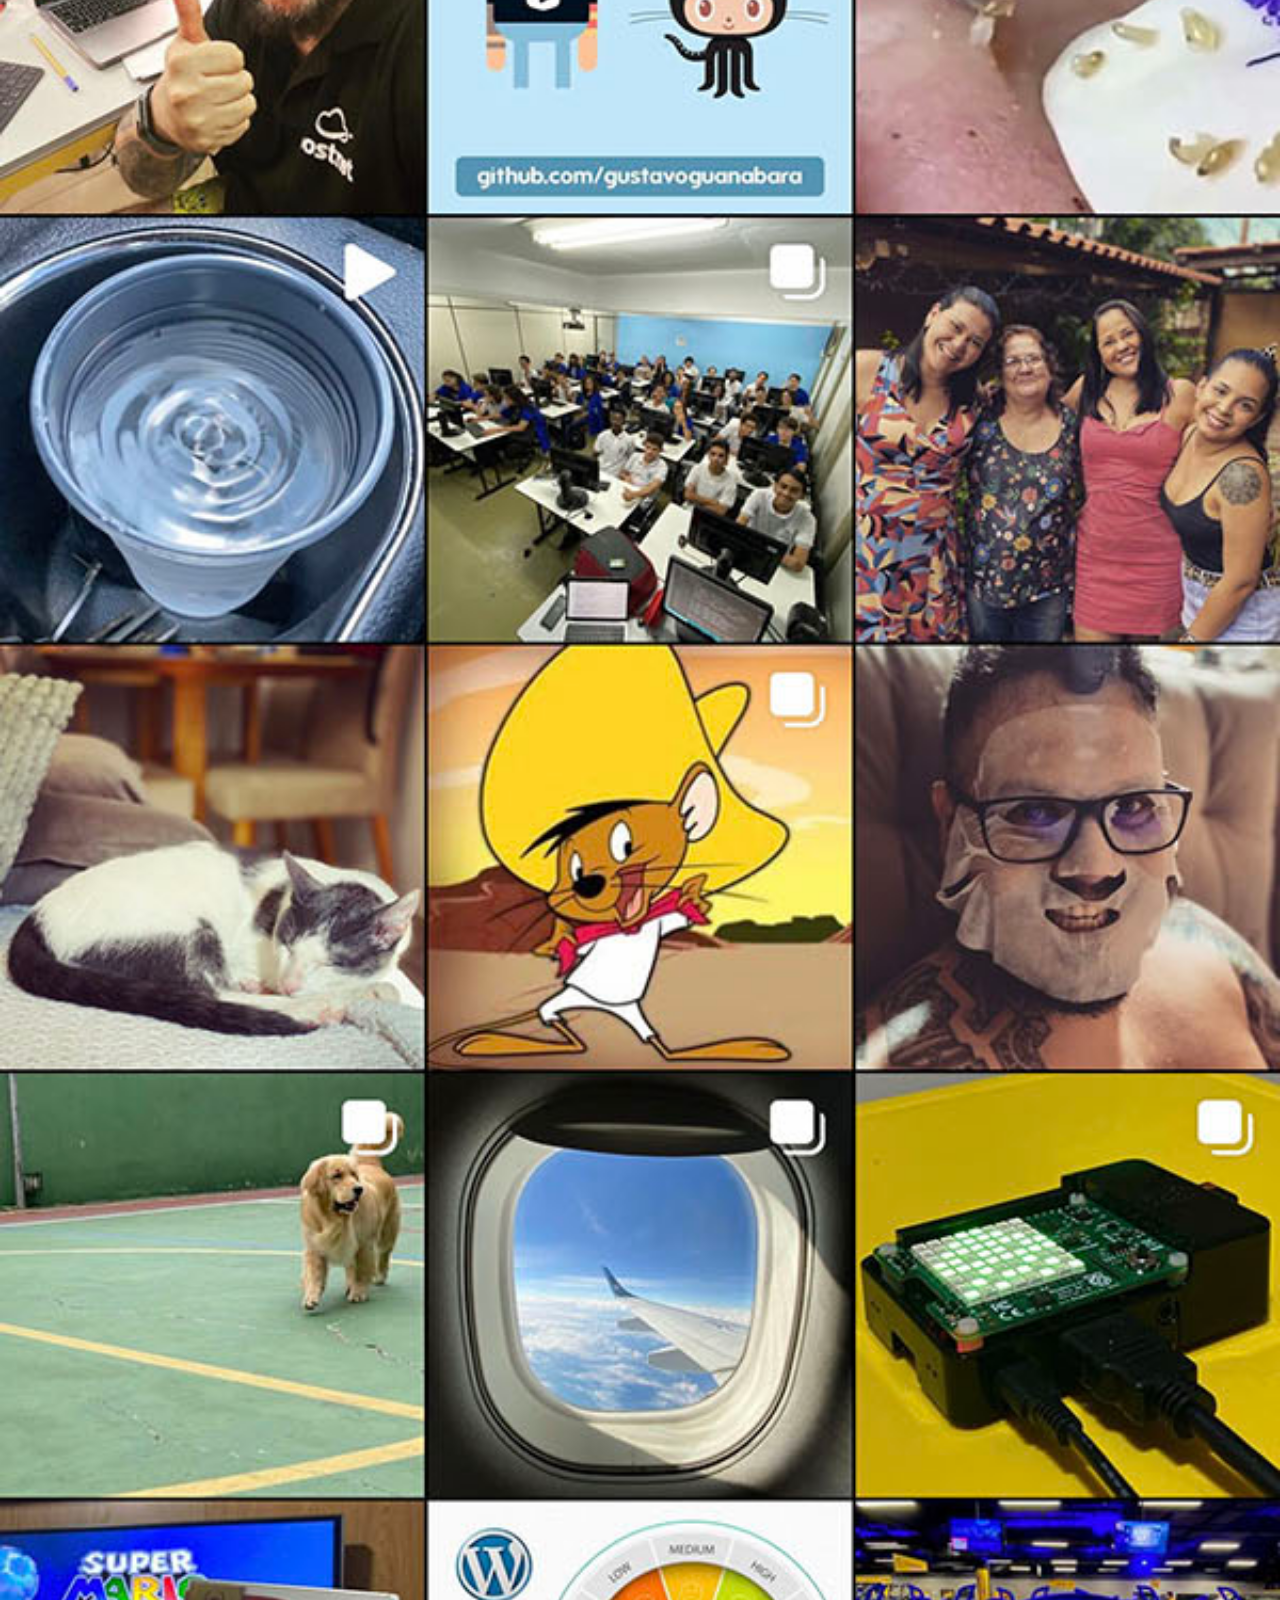
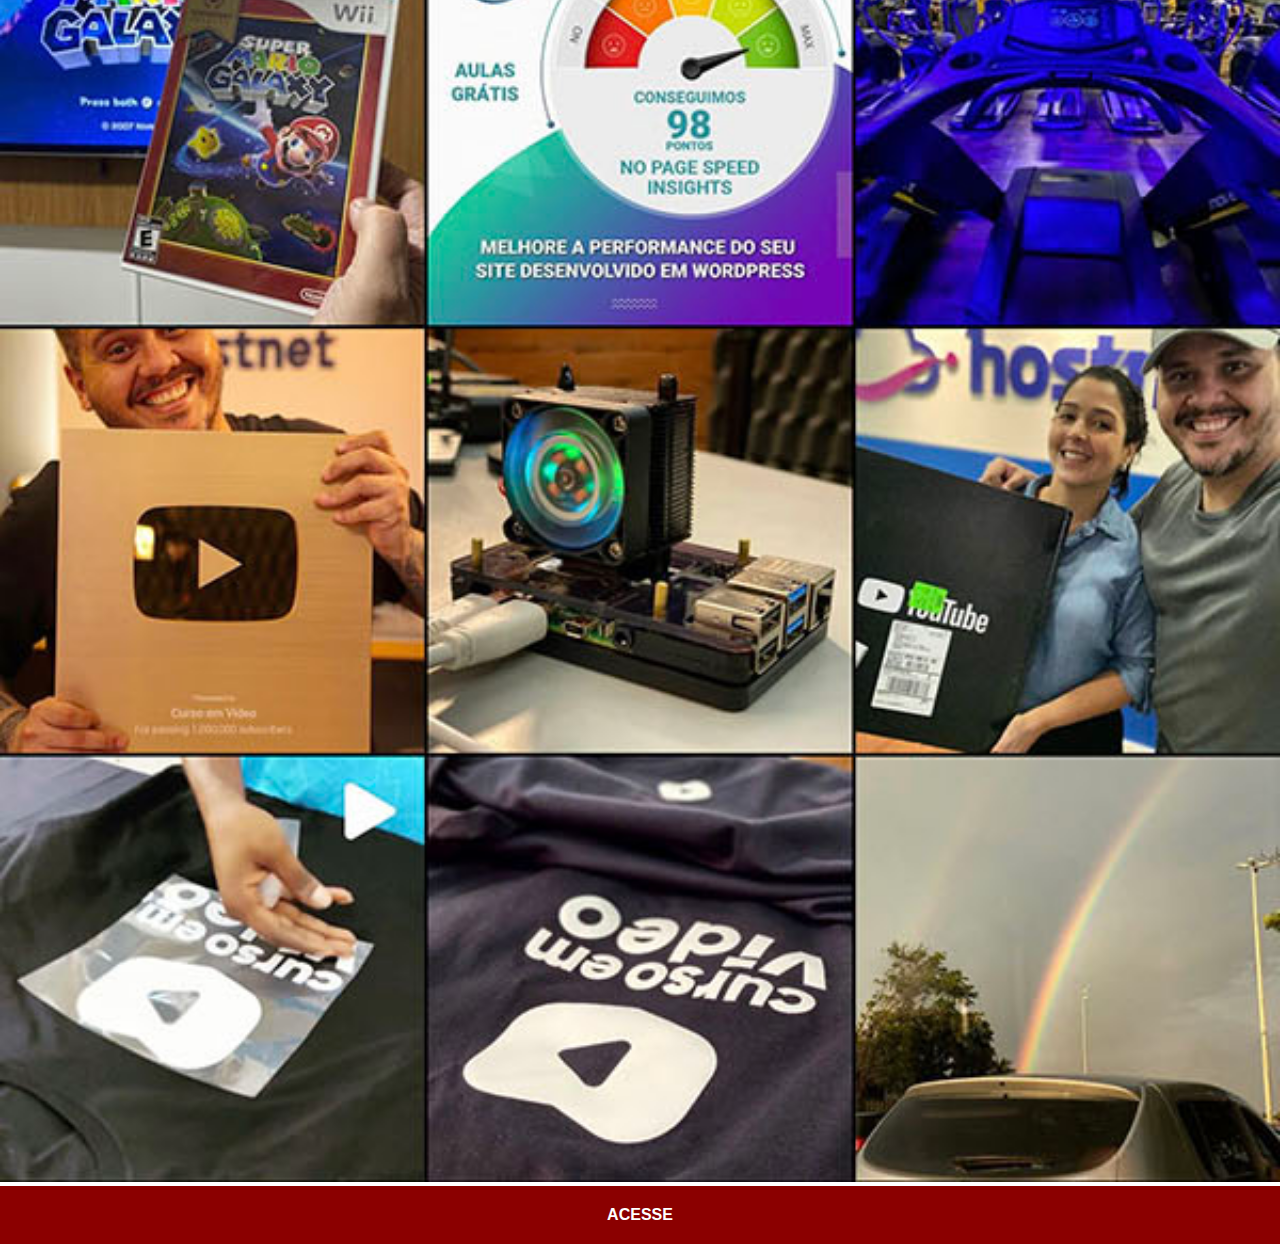
<file: instagram.html>
<!DOCTYPE html>
<html lang="pt-br">
<head>
    <meta charset="UTF-8">
    <meta http-equiv="X-UA-Compatible" content="IE=edge">
    <meta name="viewport" content="width=device-width, initial-scale=1.0">
    <title>Instagram</title>
    <link rel="stylesheet" href="estilos/social.css">
</head>
<body>
    <img src="imagens/tela-instagram.jpg" alt="Instagram">
    <a href="https://www.instagram.com/gustavoguanabara/?__coig_restricted=1" target="_blank">ACESSE</a>
</body>
</html>
</file>
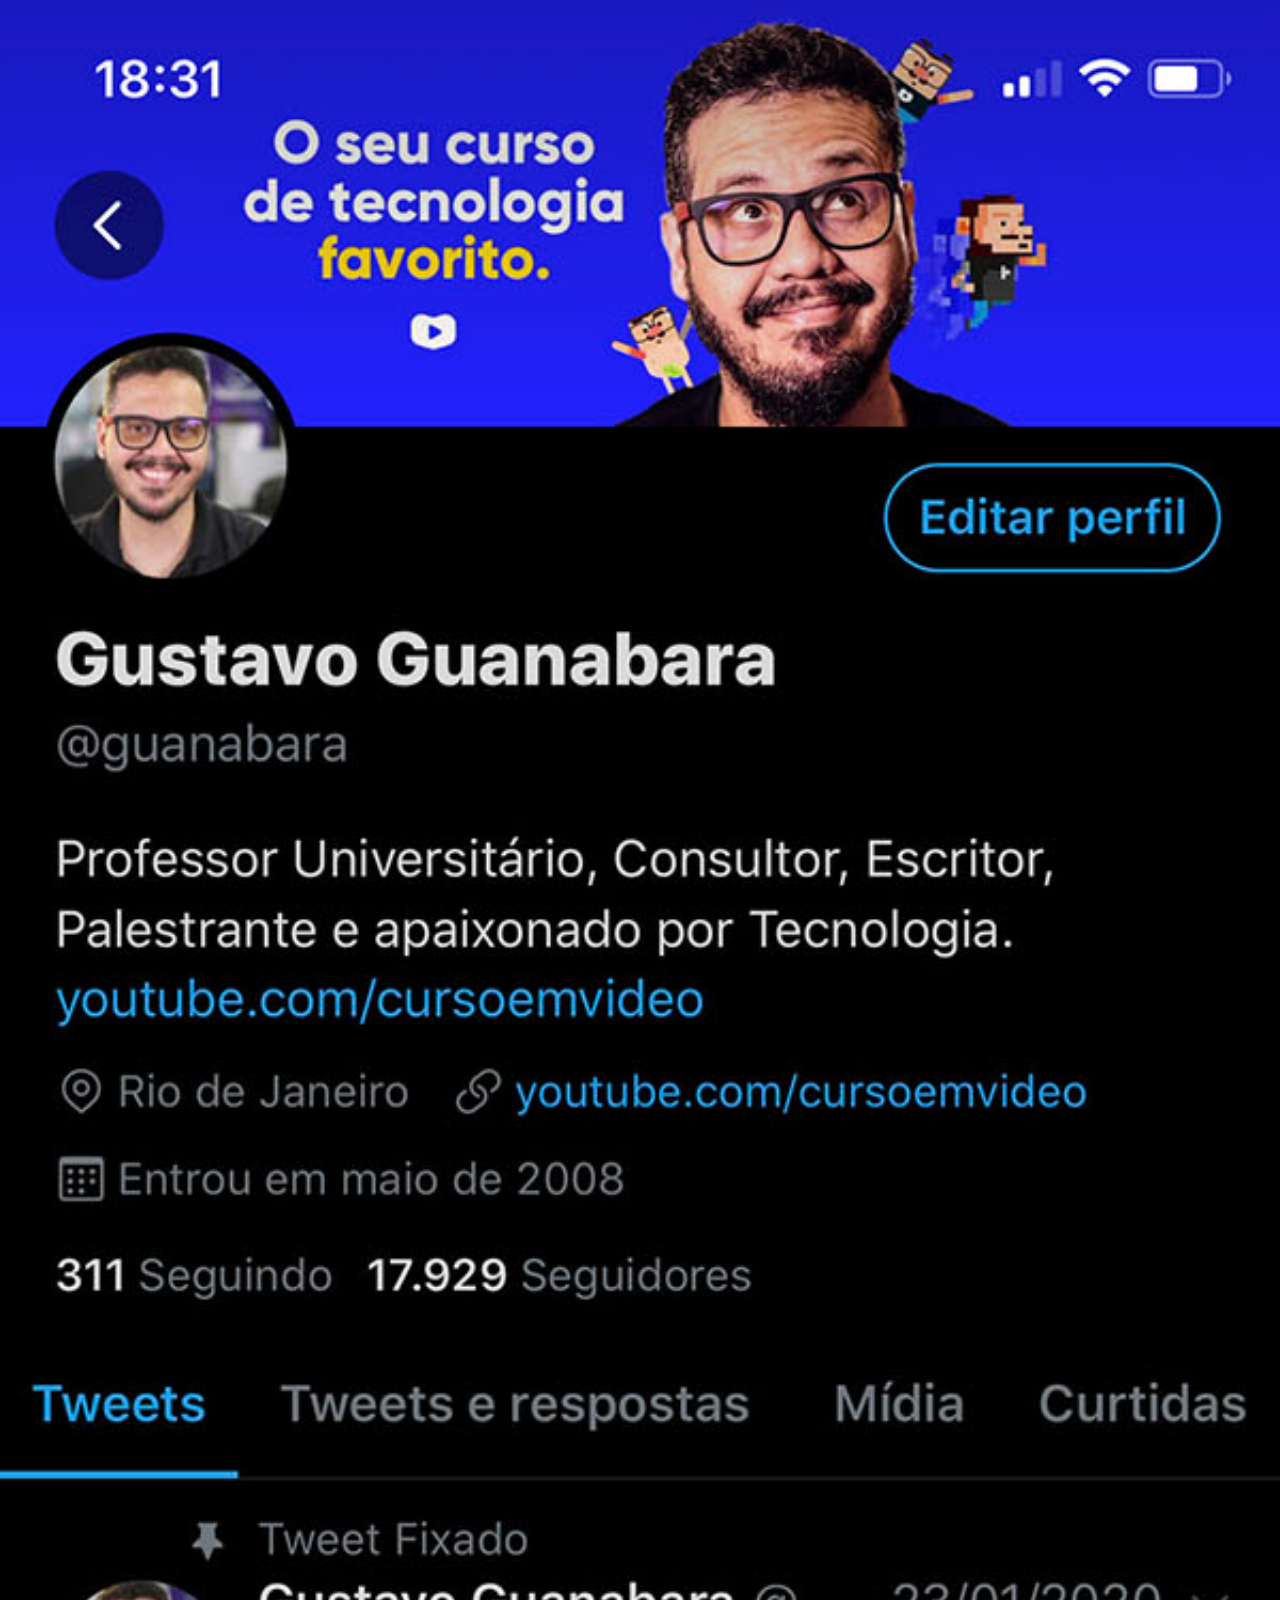
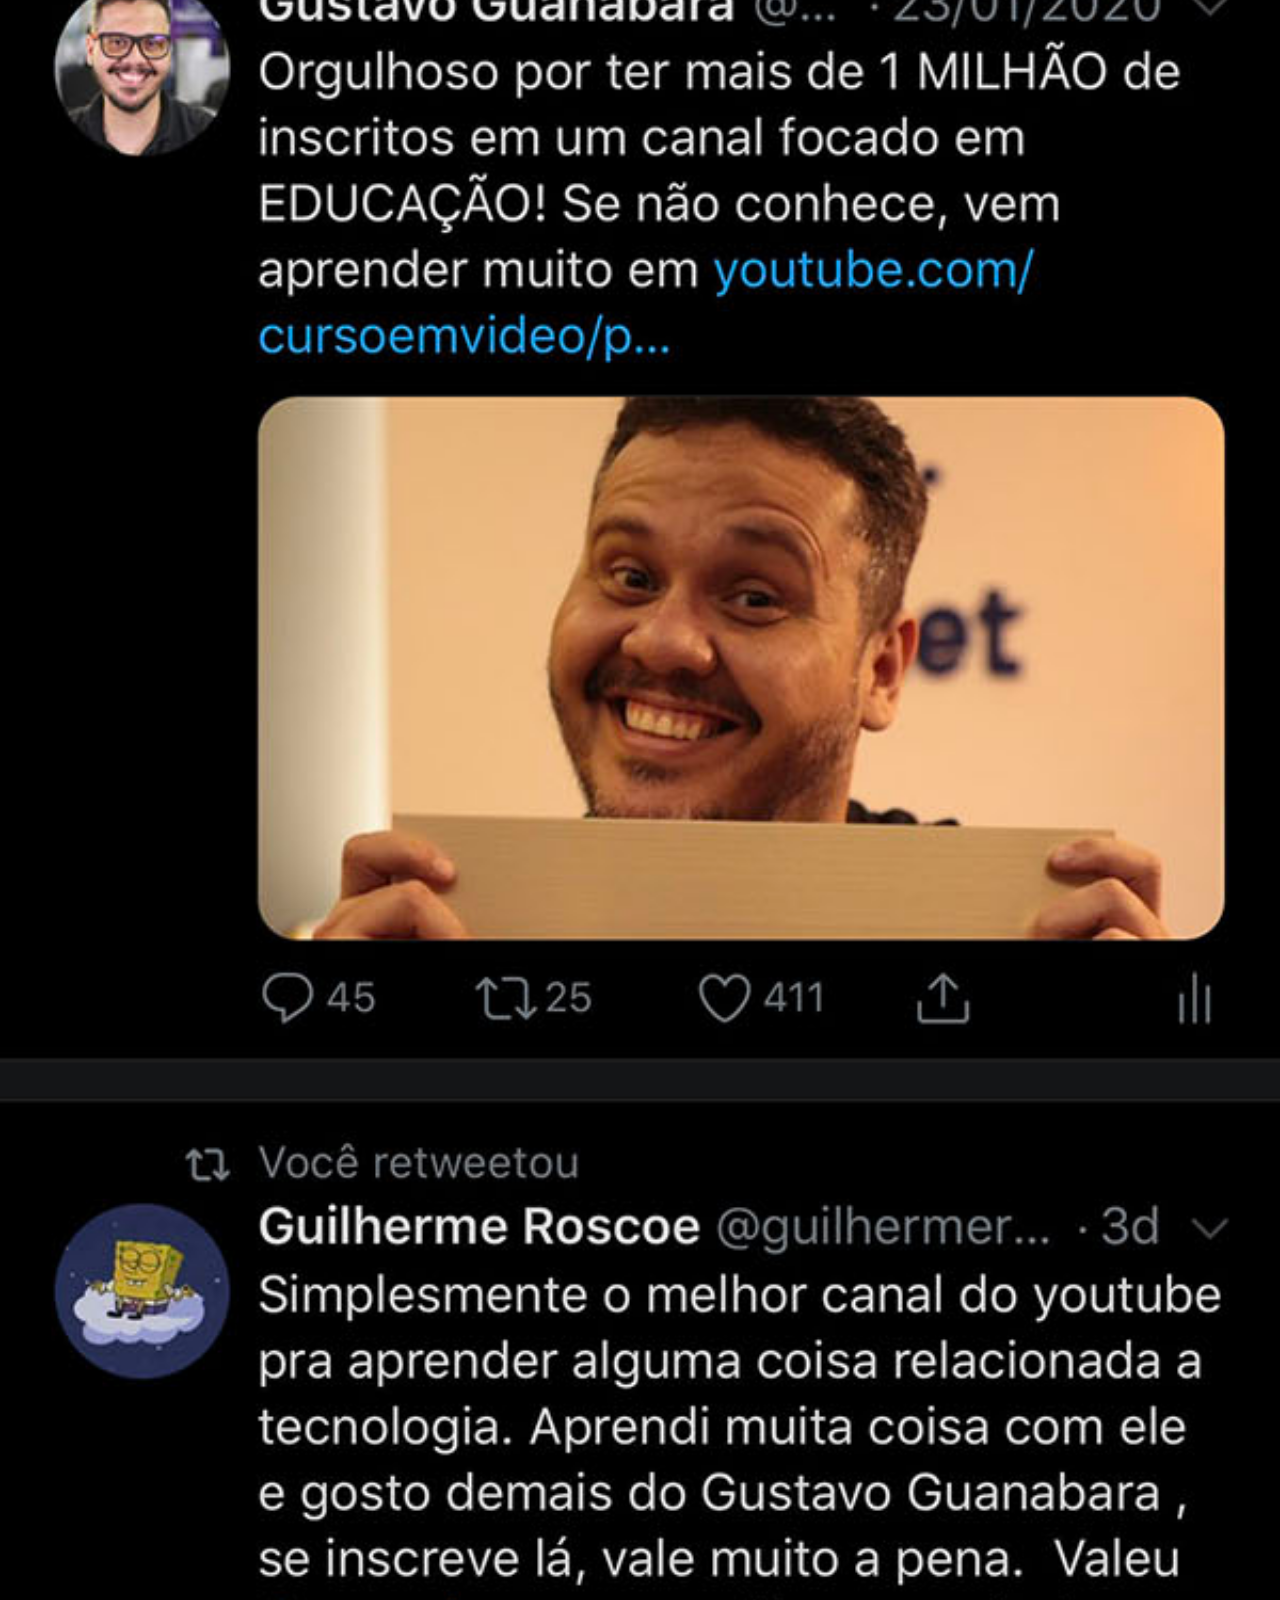
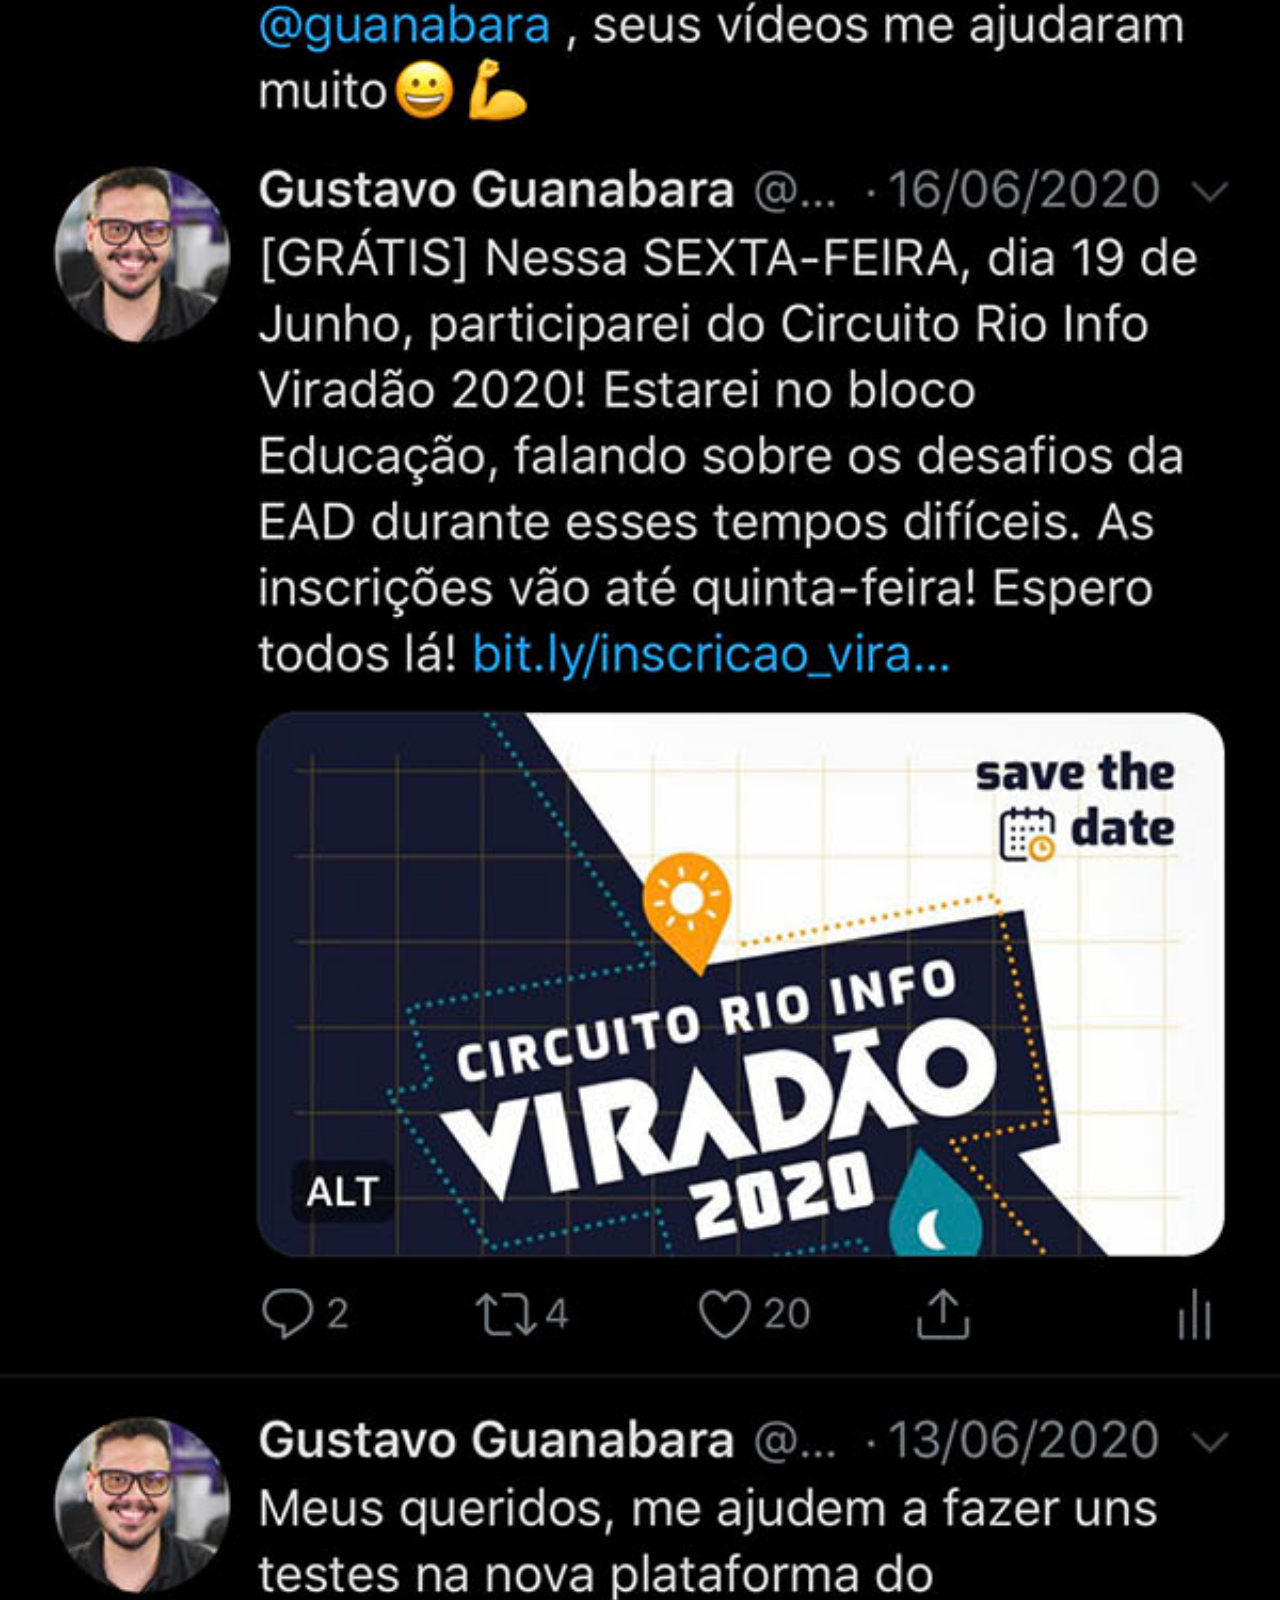
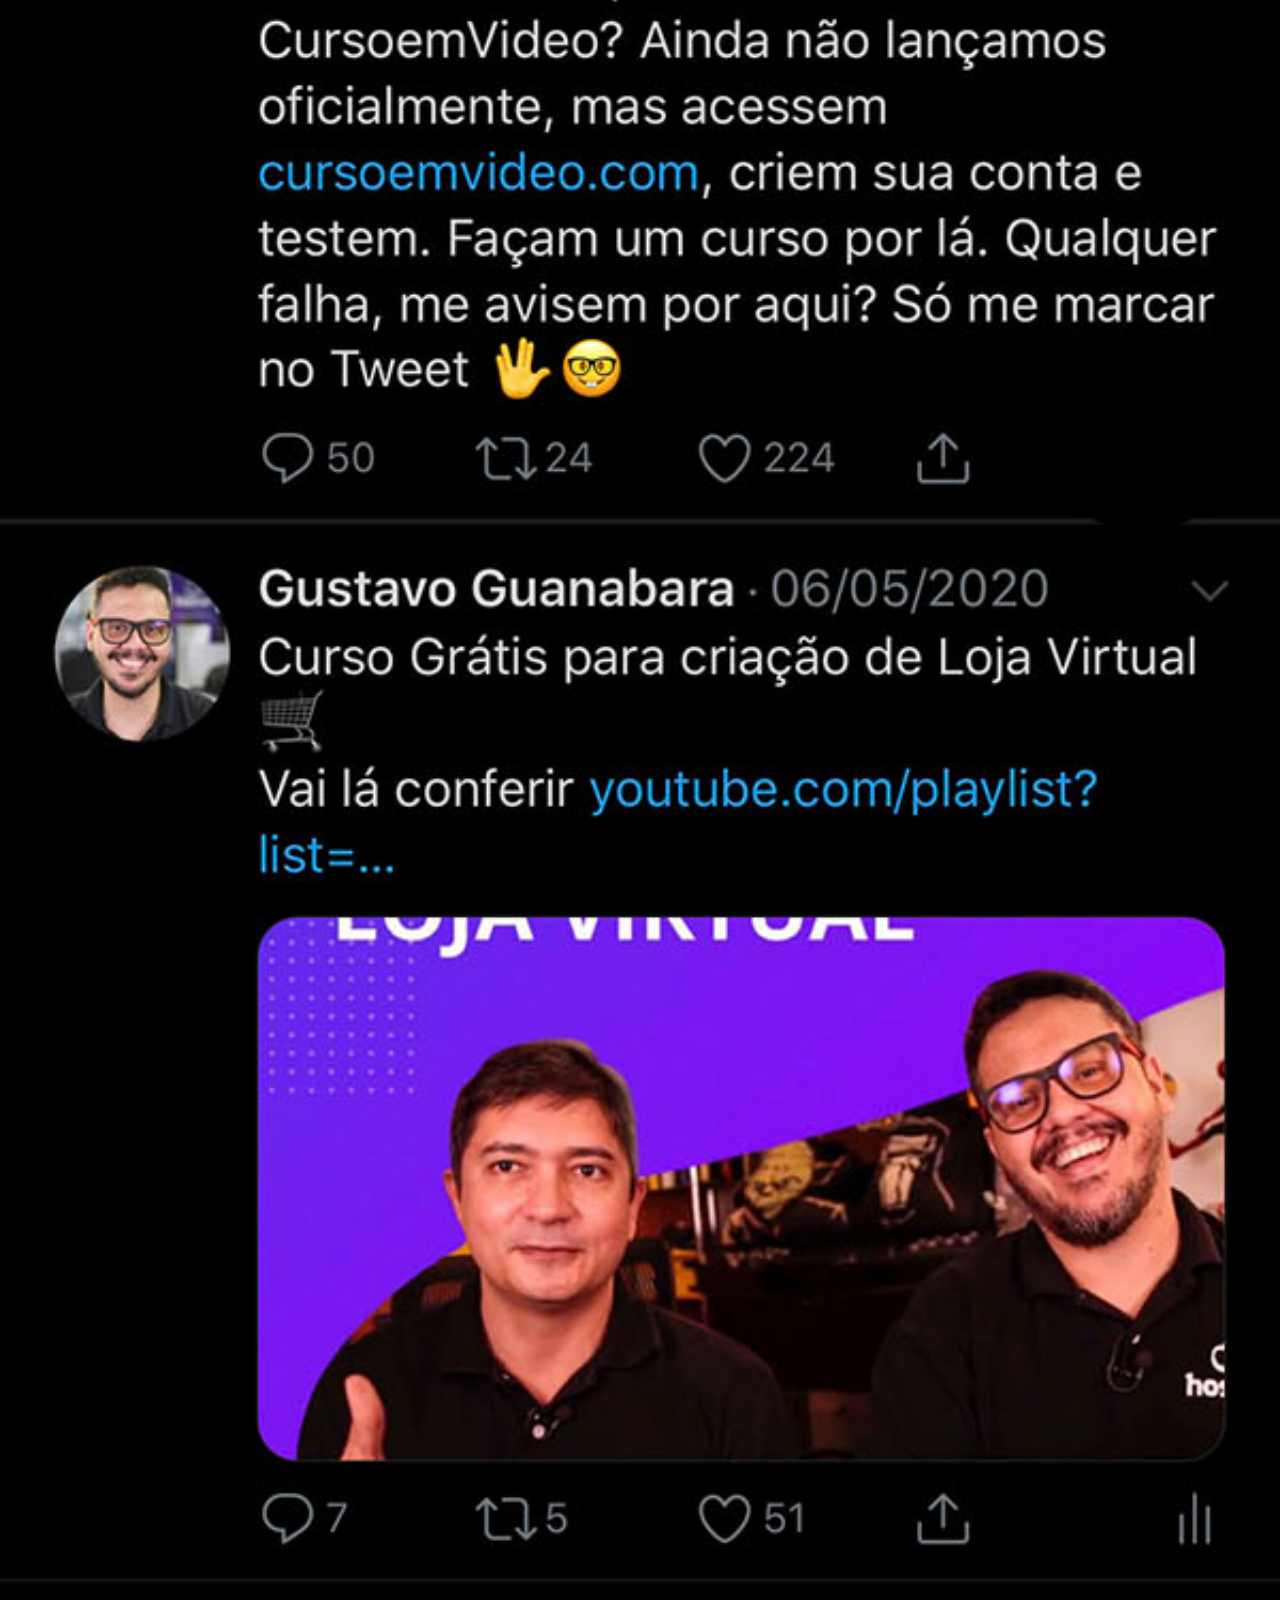
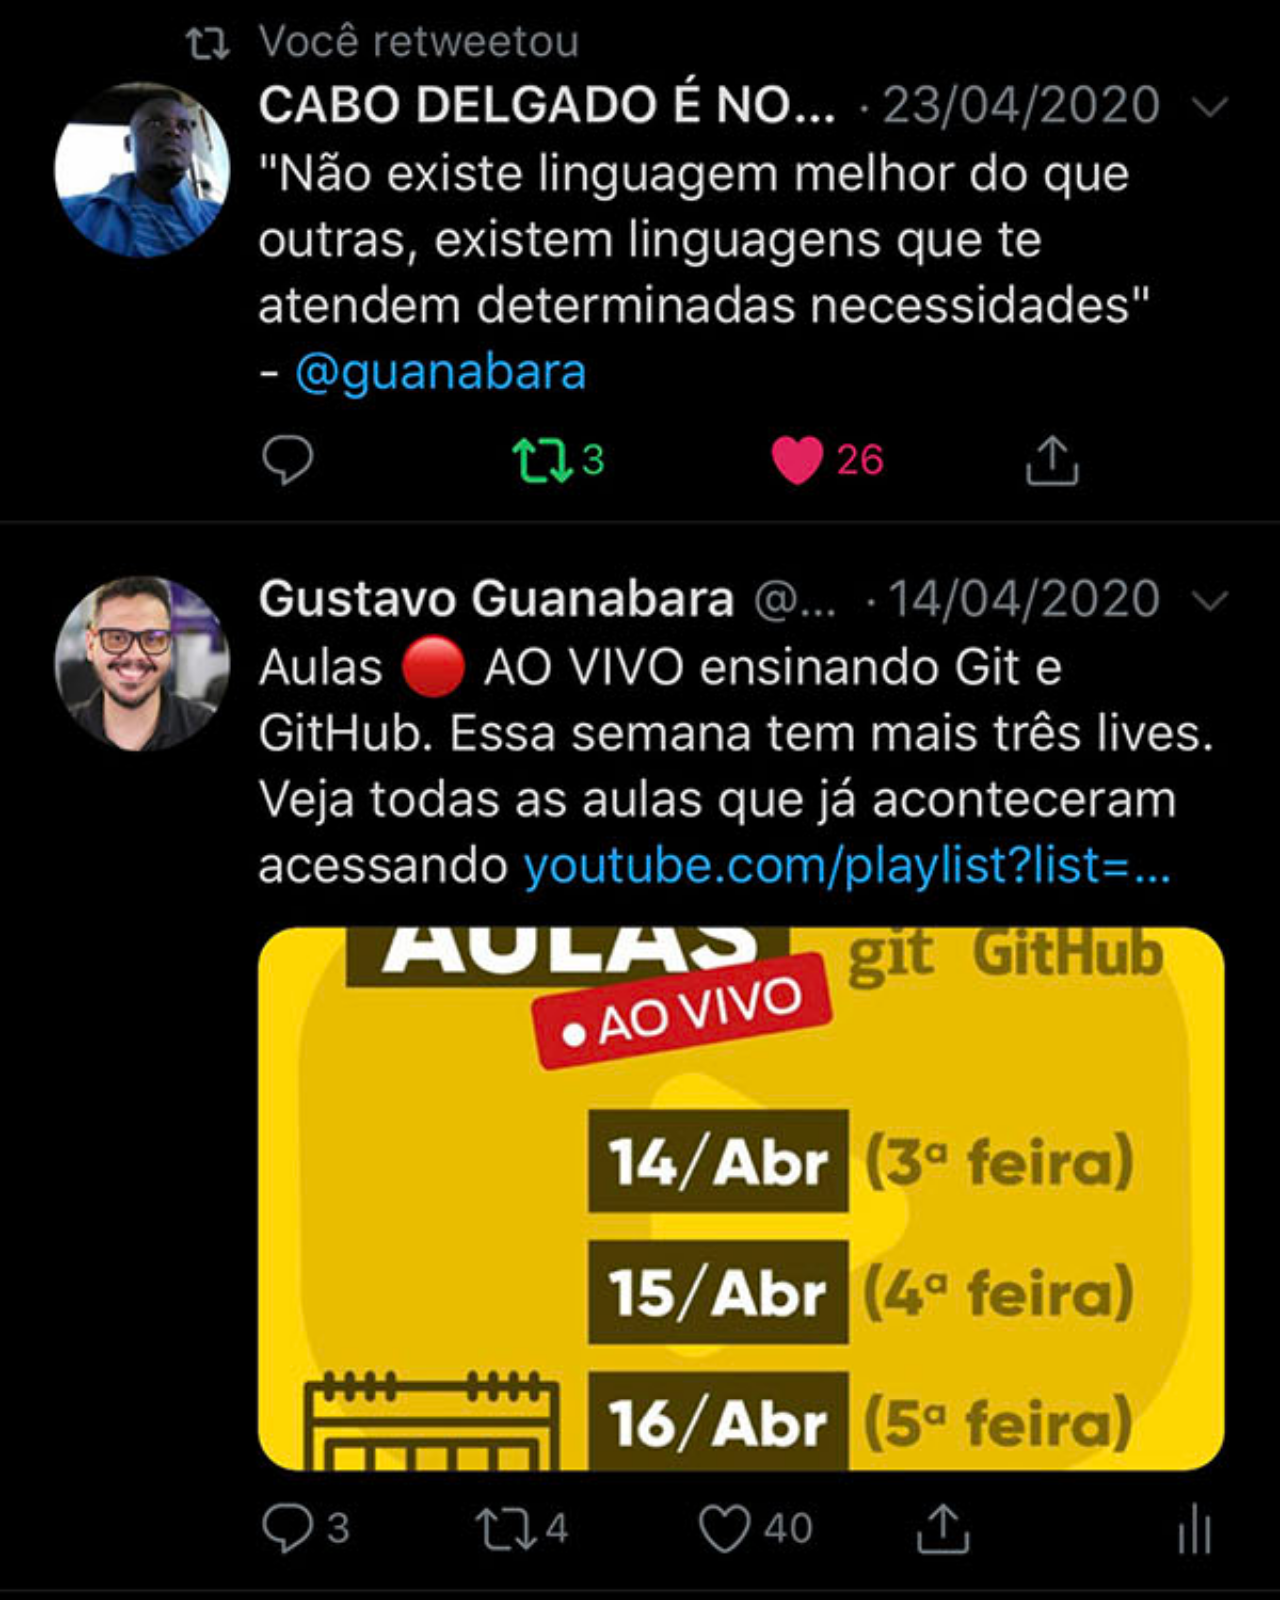
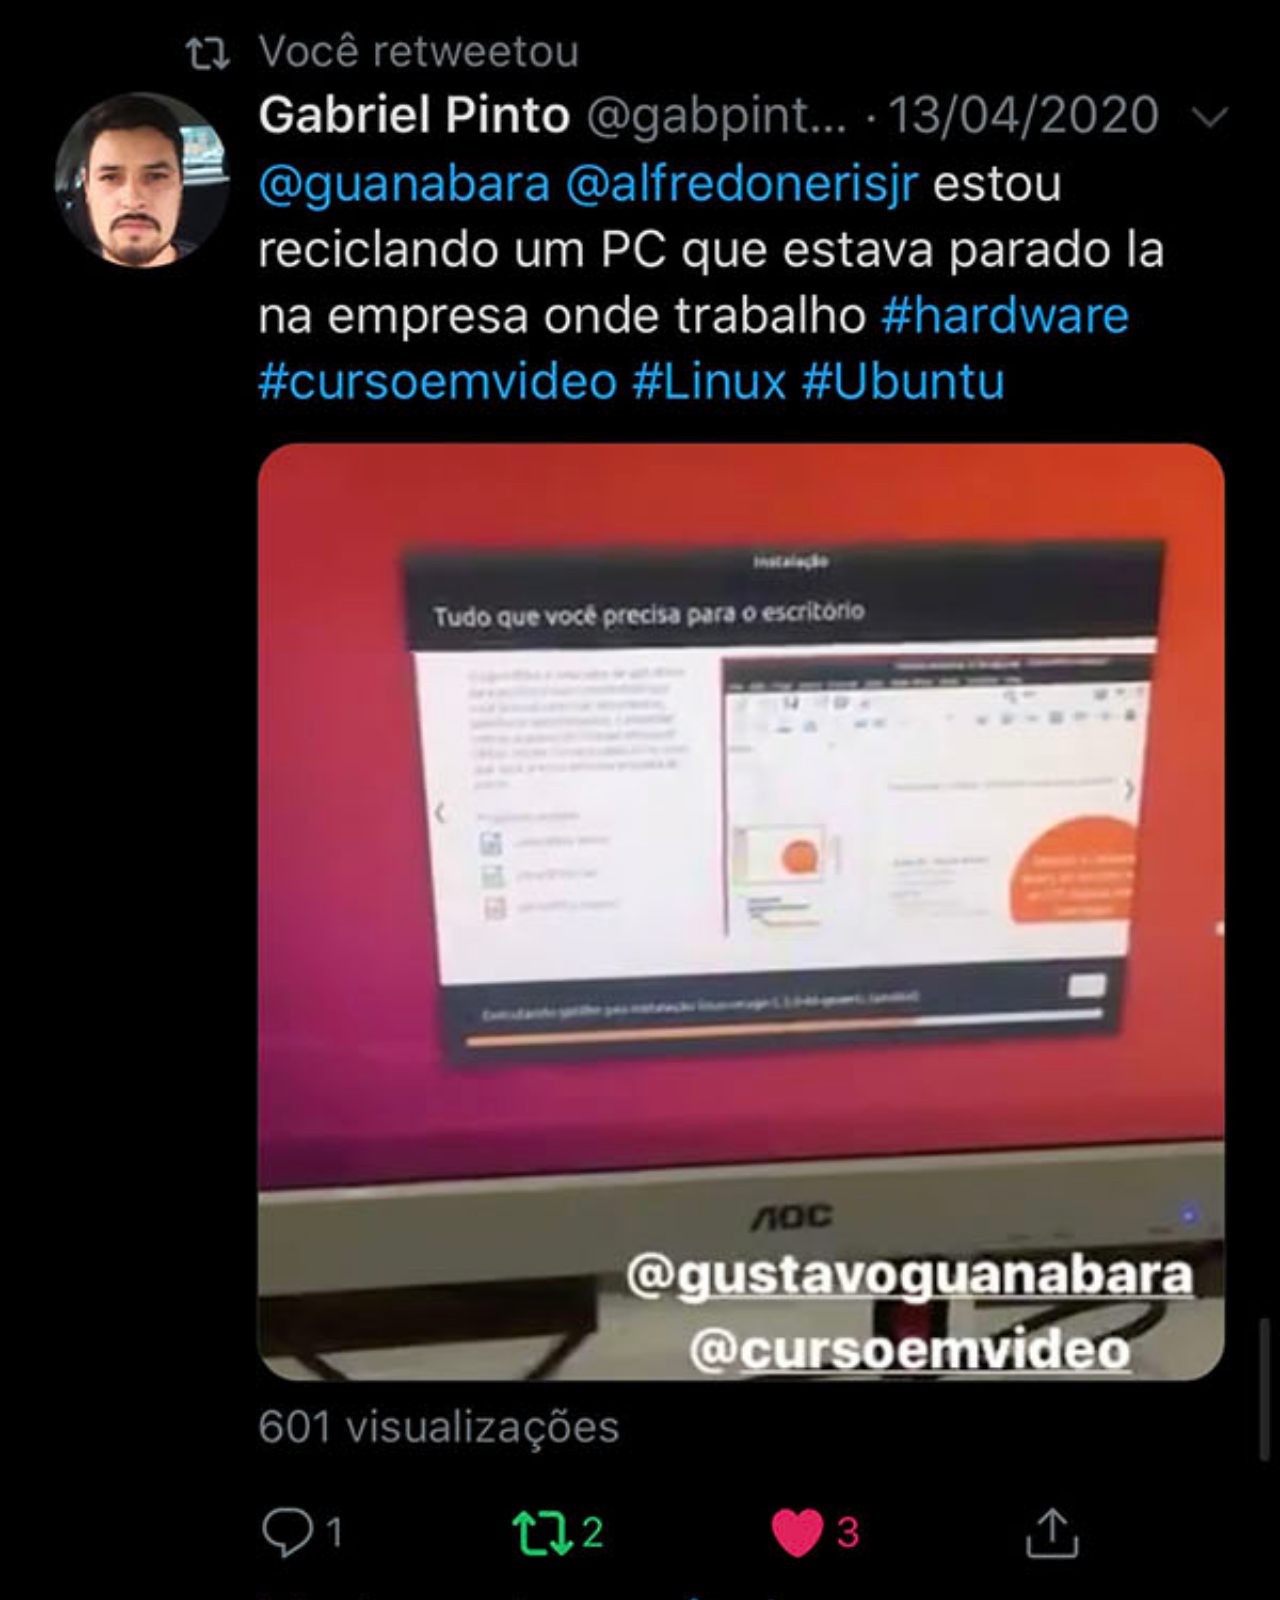
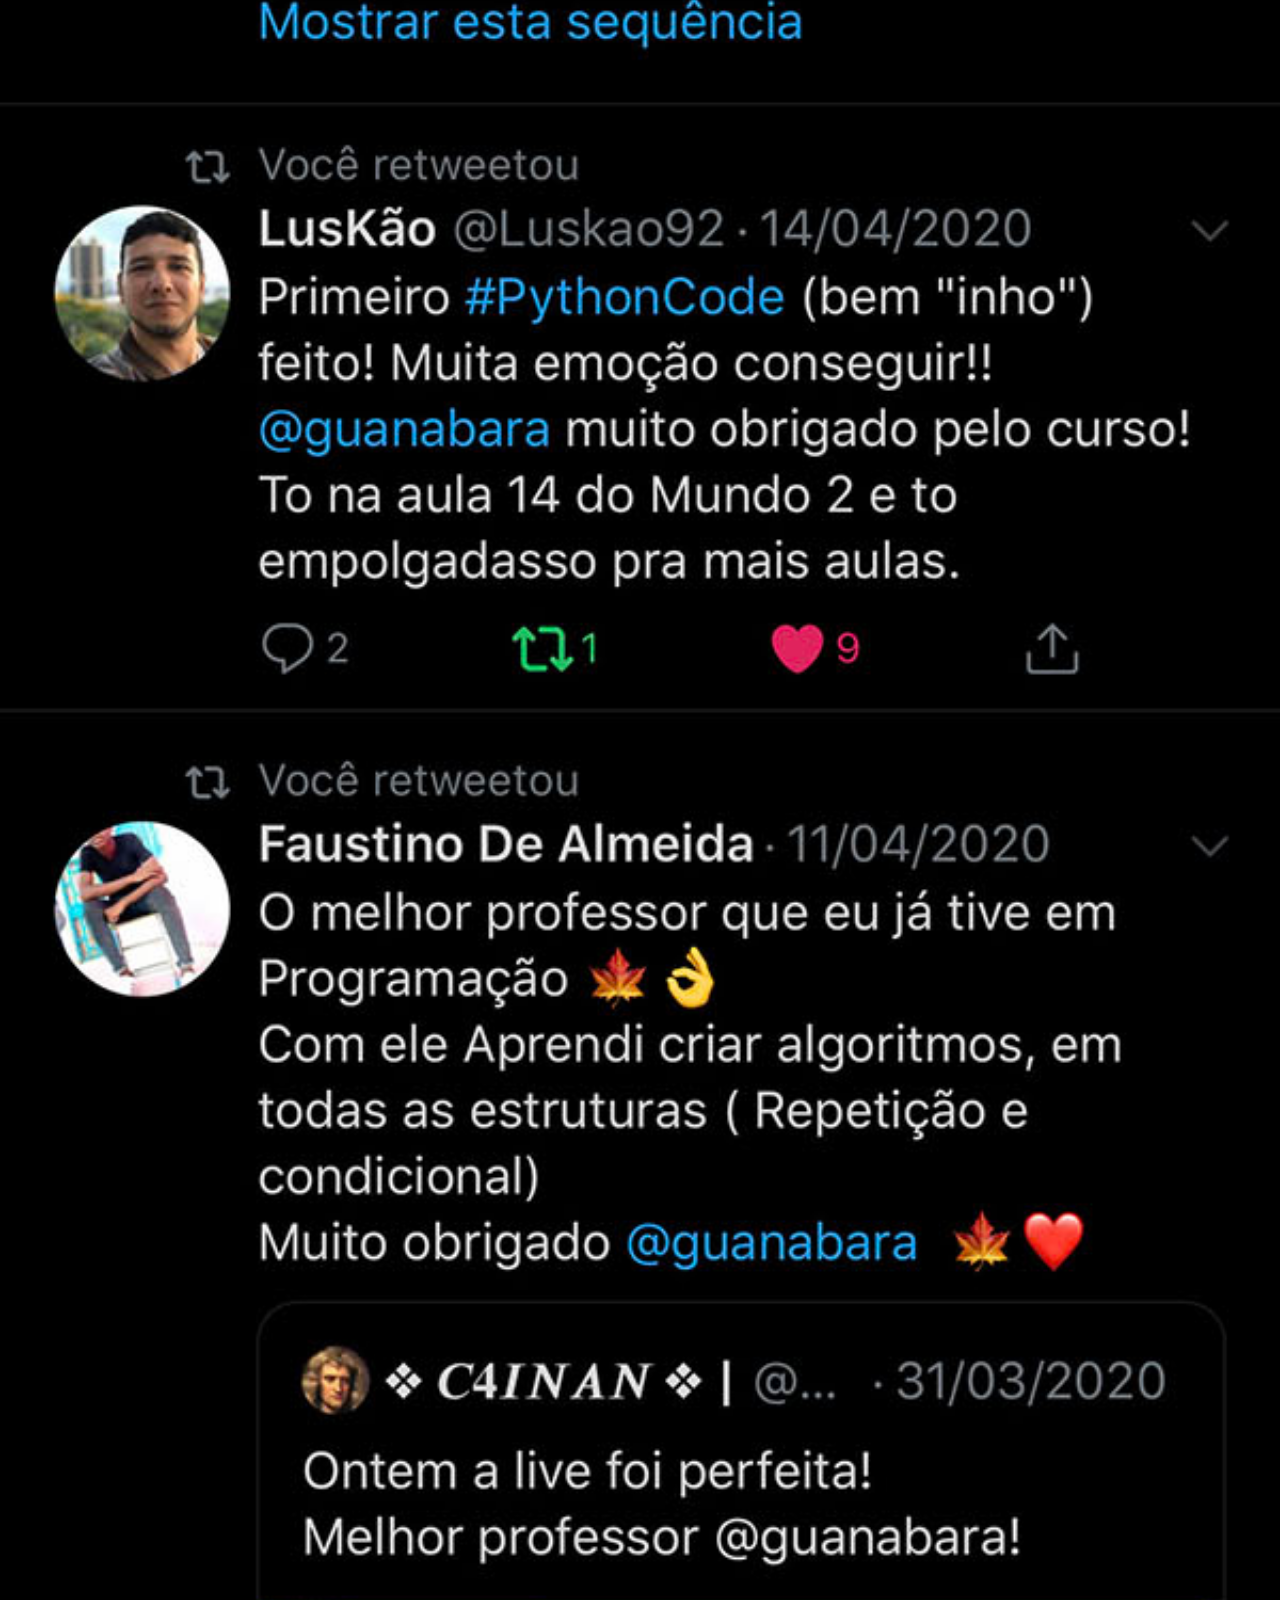
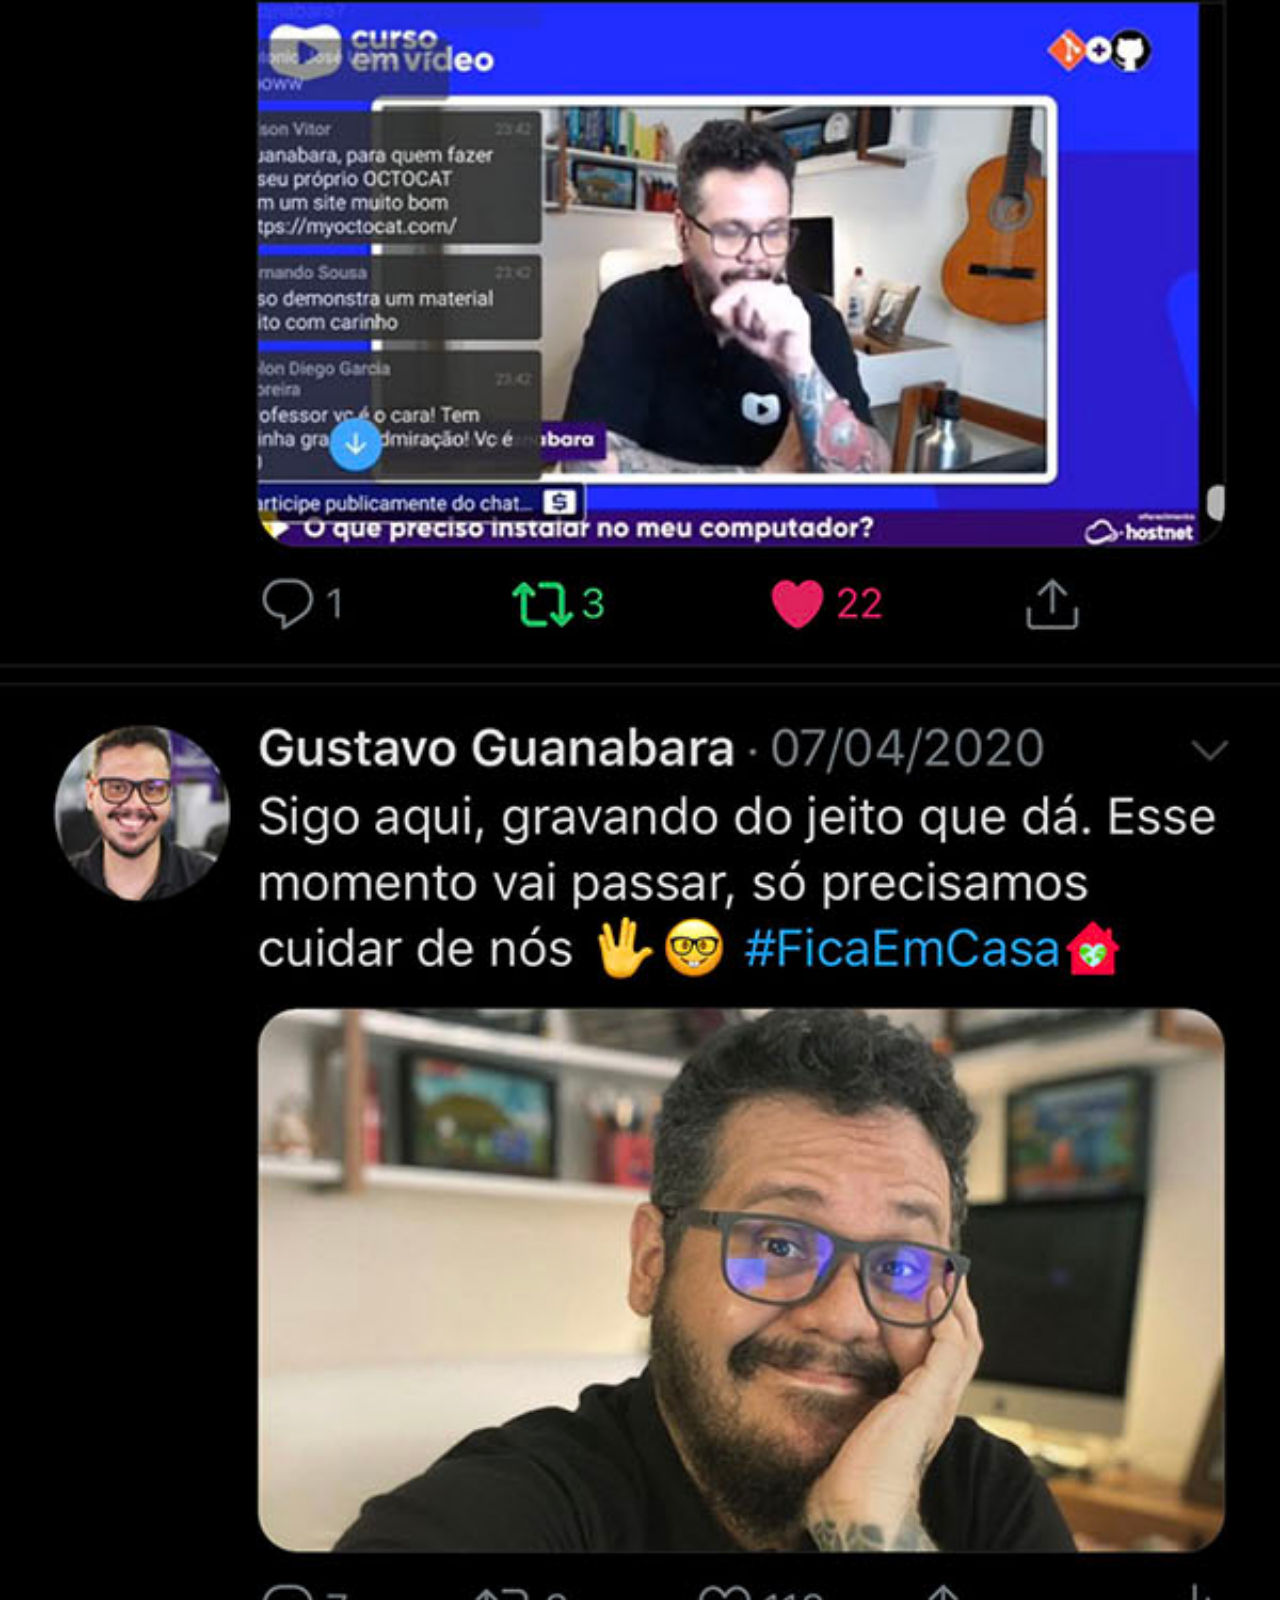
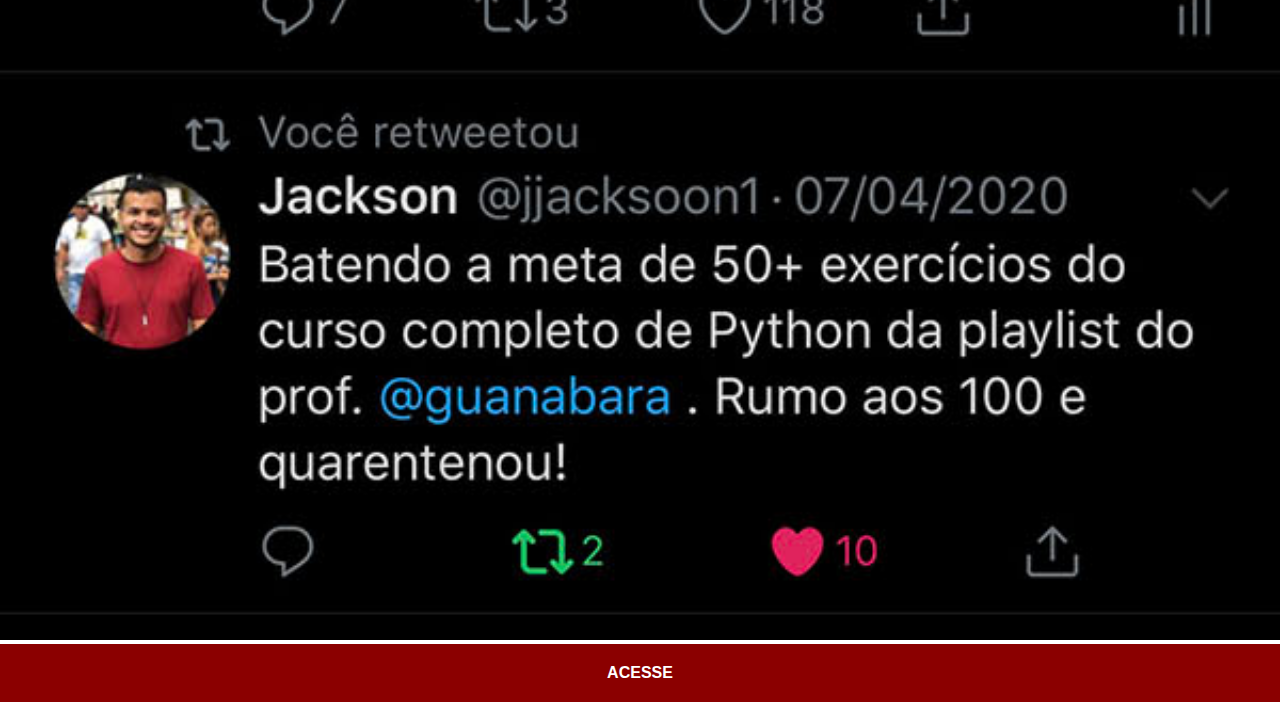
<file: twitter.html>
<!DOCTYPE html>
<html lang="pt-br">
<head>
    <meta charset="UTF-8">
    <meta http-equiv="X-UA-Compatible" content="IE=edge">
    <meta name="viewport" content="width=device-width, initial-scale=1.0">
    <title>Twitter</title>
    <link rel="stylesheet" href="estilos/social.css">
</head>
<body>
    <img src="imagens/tela-twitter.jpg" alt="Twitter">
    <a href="https://twitter.com/guanabara">ACESSE</a>
</body>
</html>
</file>
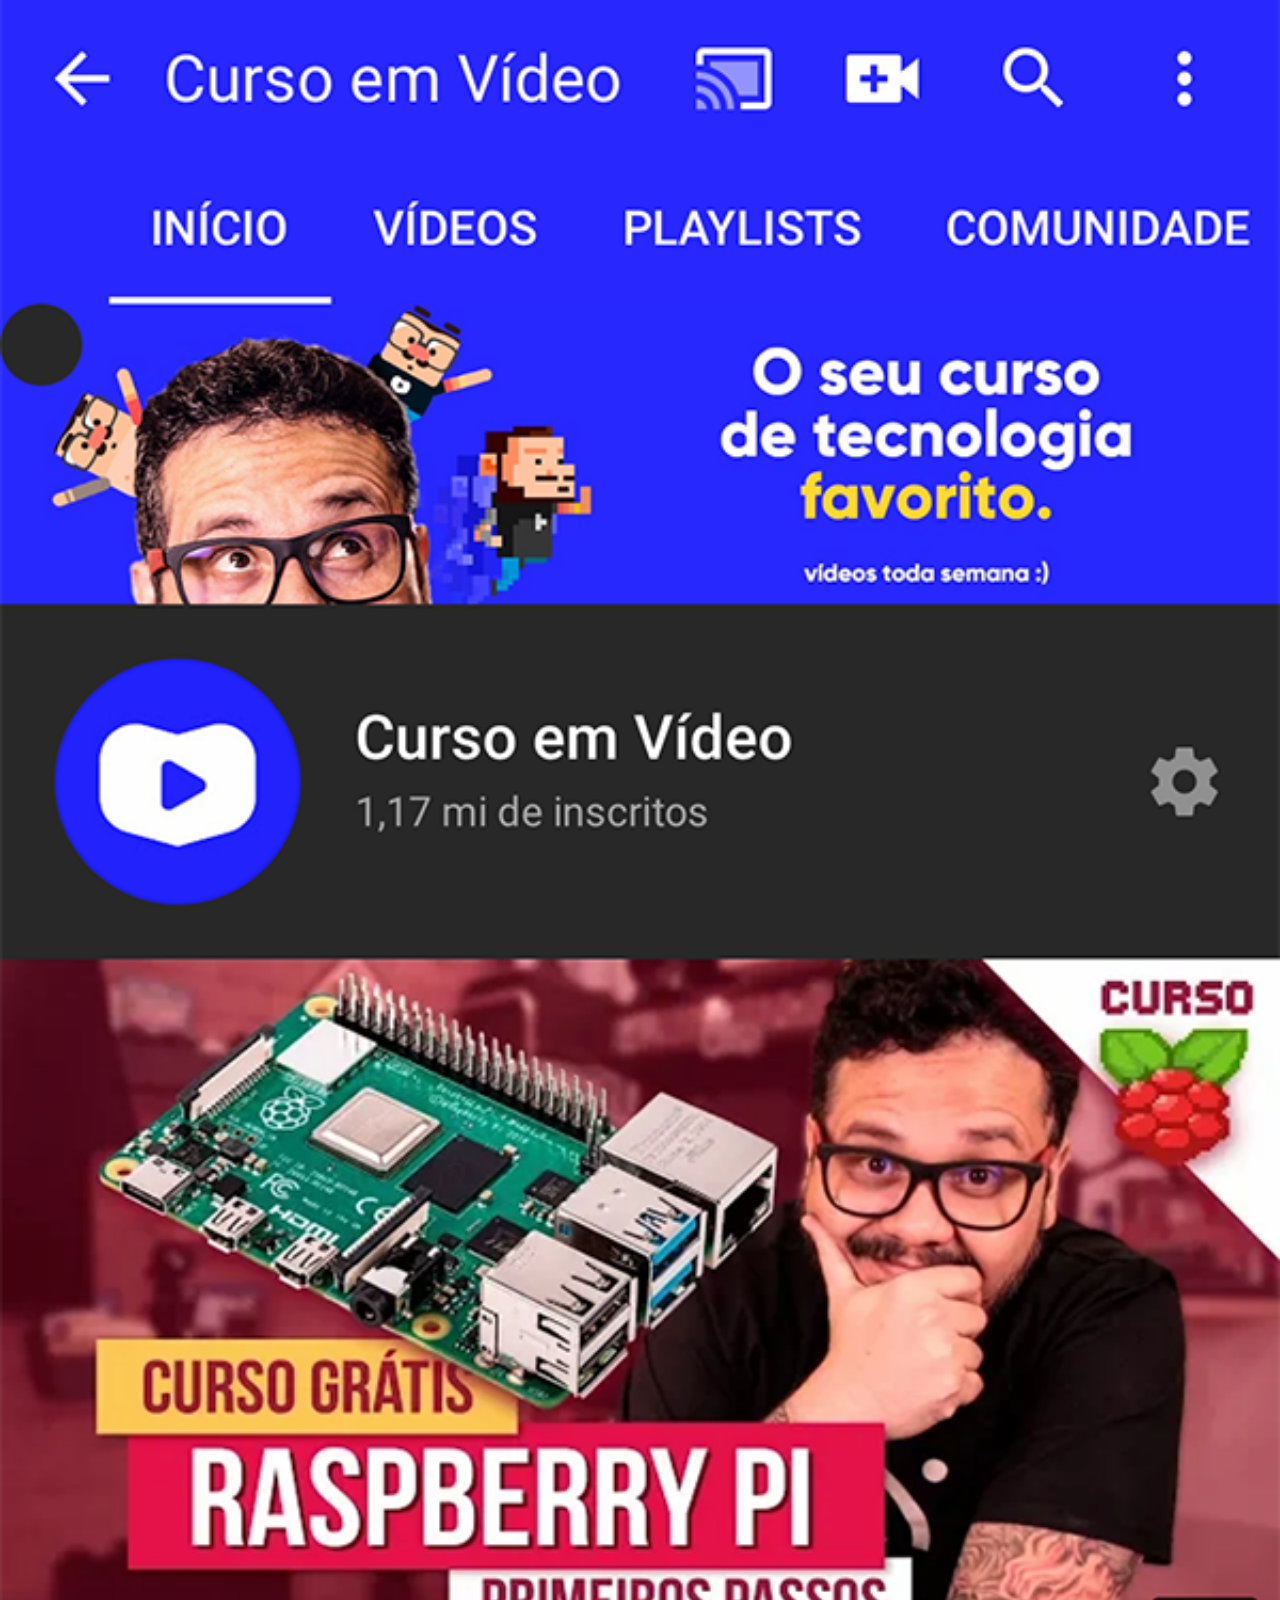
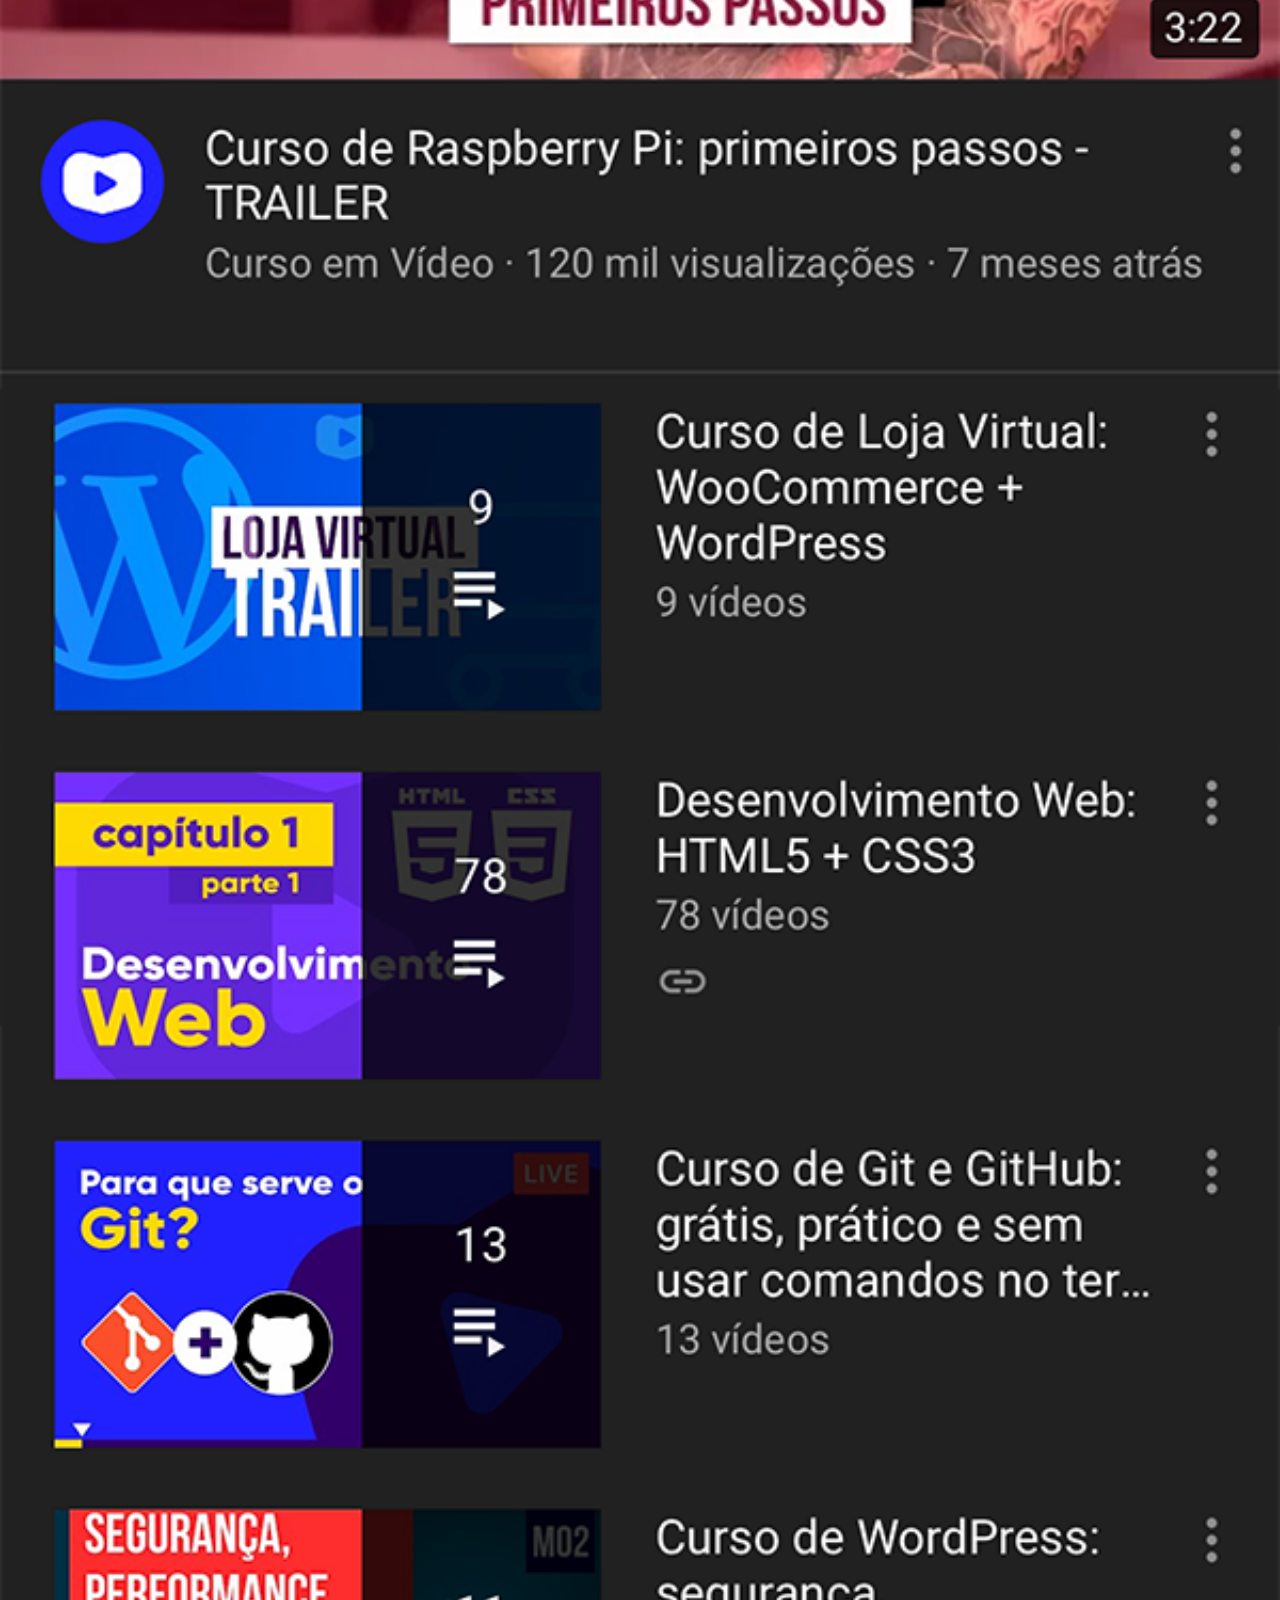
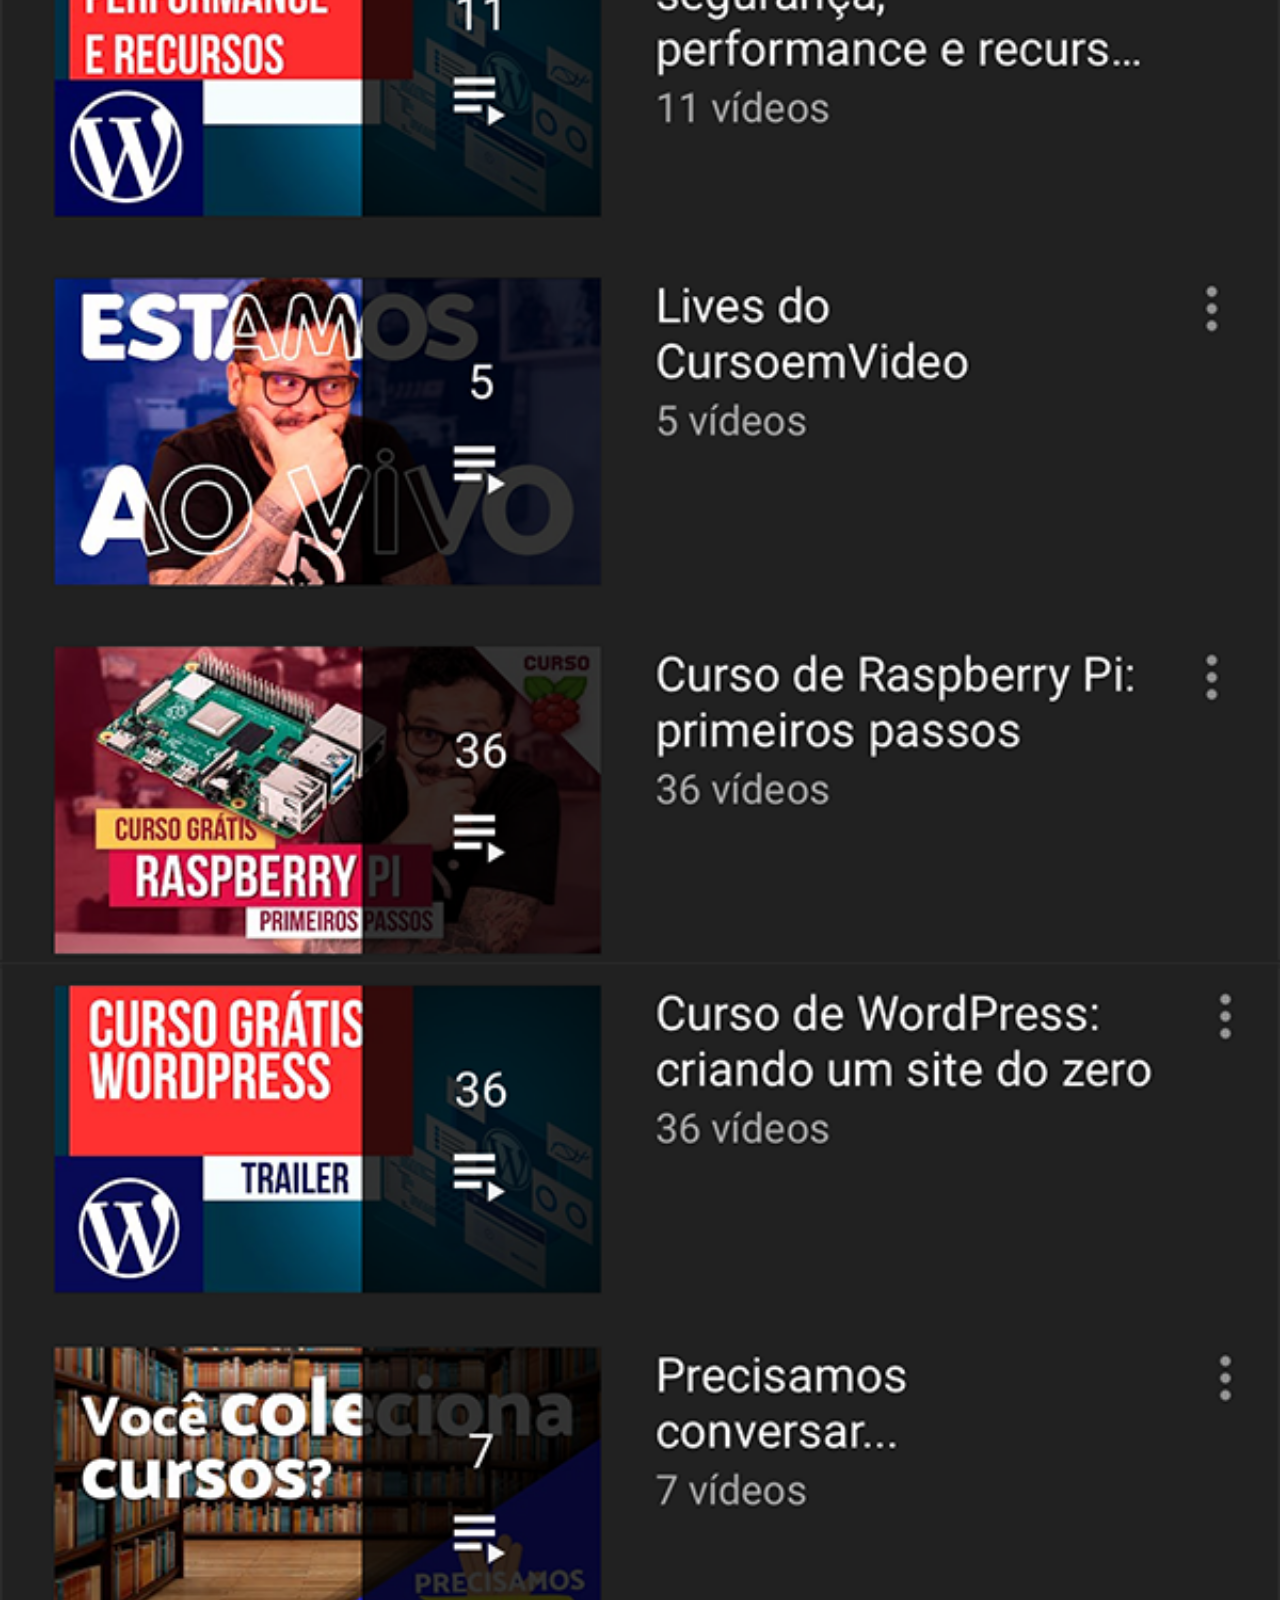
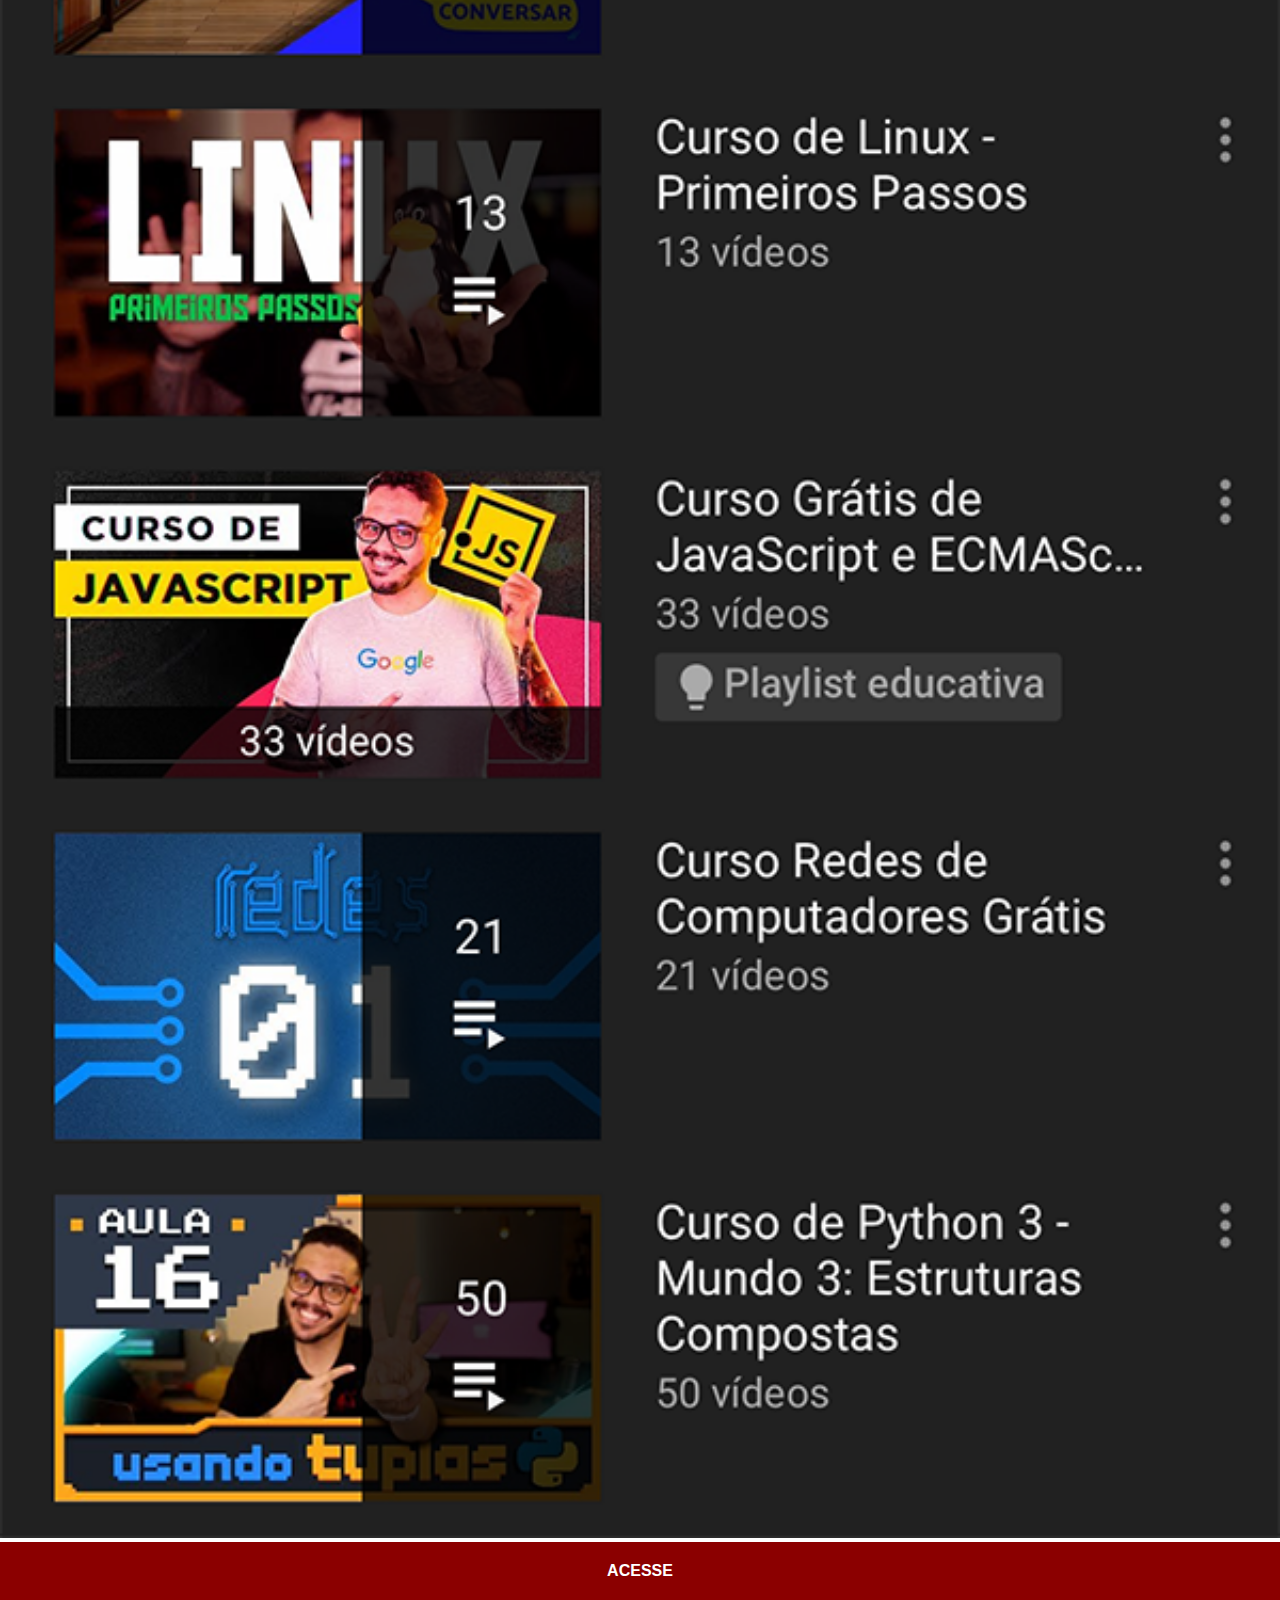
<file: youtube.html>
<!DOCTYPE html>
<html lang="pt-br">
<head>
    <meta charset="UTF-8">
    <meta http-equiv="X-UA-Compatible" content="IE=edge">
    <meta name="viewport" content="width=device-width, initial-scale=1.0">
    <title>Youtube</title>
    <link rel="stylesheet" href="estilos/social.css">    

</head>
<body>
    <img src="imagens/tela-youtube.png" alt="Youtube">
    <a href="https://www.youtube.com/@CursoemVideo/playlists" target="_blank">ACESSE</a>
</body>
</html>
</file>
<file: estilos/style.css>
@charset "UTF-8";

* {
    margin: 0px;
    padding: 0px;
    font-family: Arial, Helvetica, sans-serif;
}

html, body {
    height: 100vh;
    width: 100vw;
    background-color: black;
}

body {
    background: url('../imagens/fundo-madeira.jpg') no-repeat top center;
    background-size: cover;
    background-attachment: fixed;

}

main {
    position: relative;
    height: 100vh;
}

section#telefone {
    position: absolute;
    top: 50%;
    left: 50%;
    transform: translate(-50%, -50%);

    height: 627px;
    width: 311px;
    background: url('../imagens/frame-iphone.png') no-repeat;
    
}

iframe#tela {
    position: relative;
    top: 80px;
    left: 21px;
    width: 269px;
    height: 471px;
}

section#redes-sociais {
    text-align: right;
}

section#redes-sociais img {
    width: 50px;
    margin: 5px;
    border-radius: 50%;
    box-shadow: 2px 2px 5px rgba(0, 0, 0, 0.304);
    box-sizing: border-box;
}

section#redes-sociais img:hover {
    border: 2px solid rgba(255, 255, 255, 0.677);
    transform: translate(-3px, -3px);
    box-shadow: 5px 5px 10px rgba(0, 0, 0, 0.304);
    transition: transform .5s;
}
</file>
<file: estilos/social.css>
@charset "UTF-8";

* {
    margin: 0px;
    padding: 0px;
    font-family: Arial, Helvetica, sans-serif;
}

::-webkit-scrollbar {
    width: 0px;
    height: 0px;
}

img{
    width: 100vw;
}

a {
    display: block;
    background-color: darkred;
    color: white;
    padding: 20px;
    text-align: center;
    font-weight: bolder;
    text-decoration: none;
    
}

a:hover{
    background-color: red;
}
</file>
